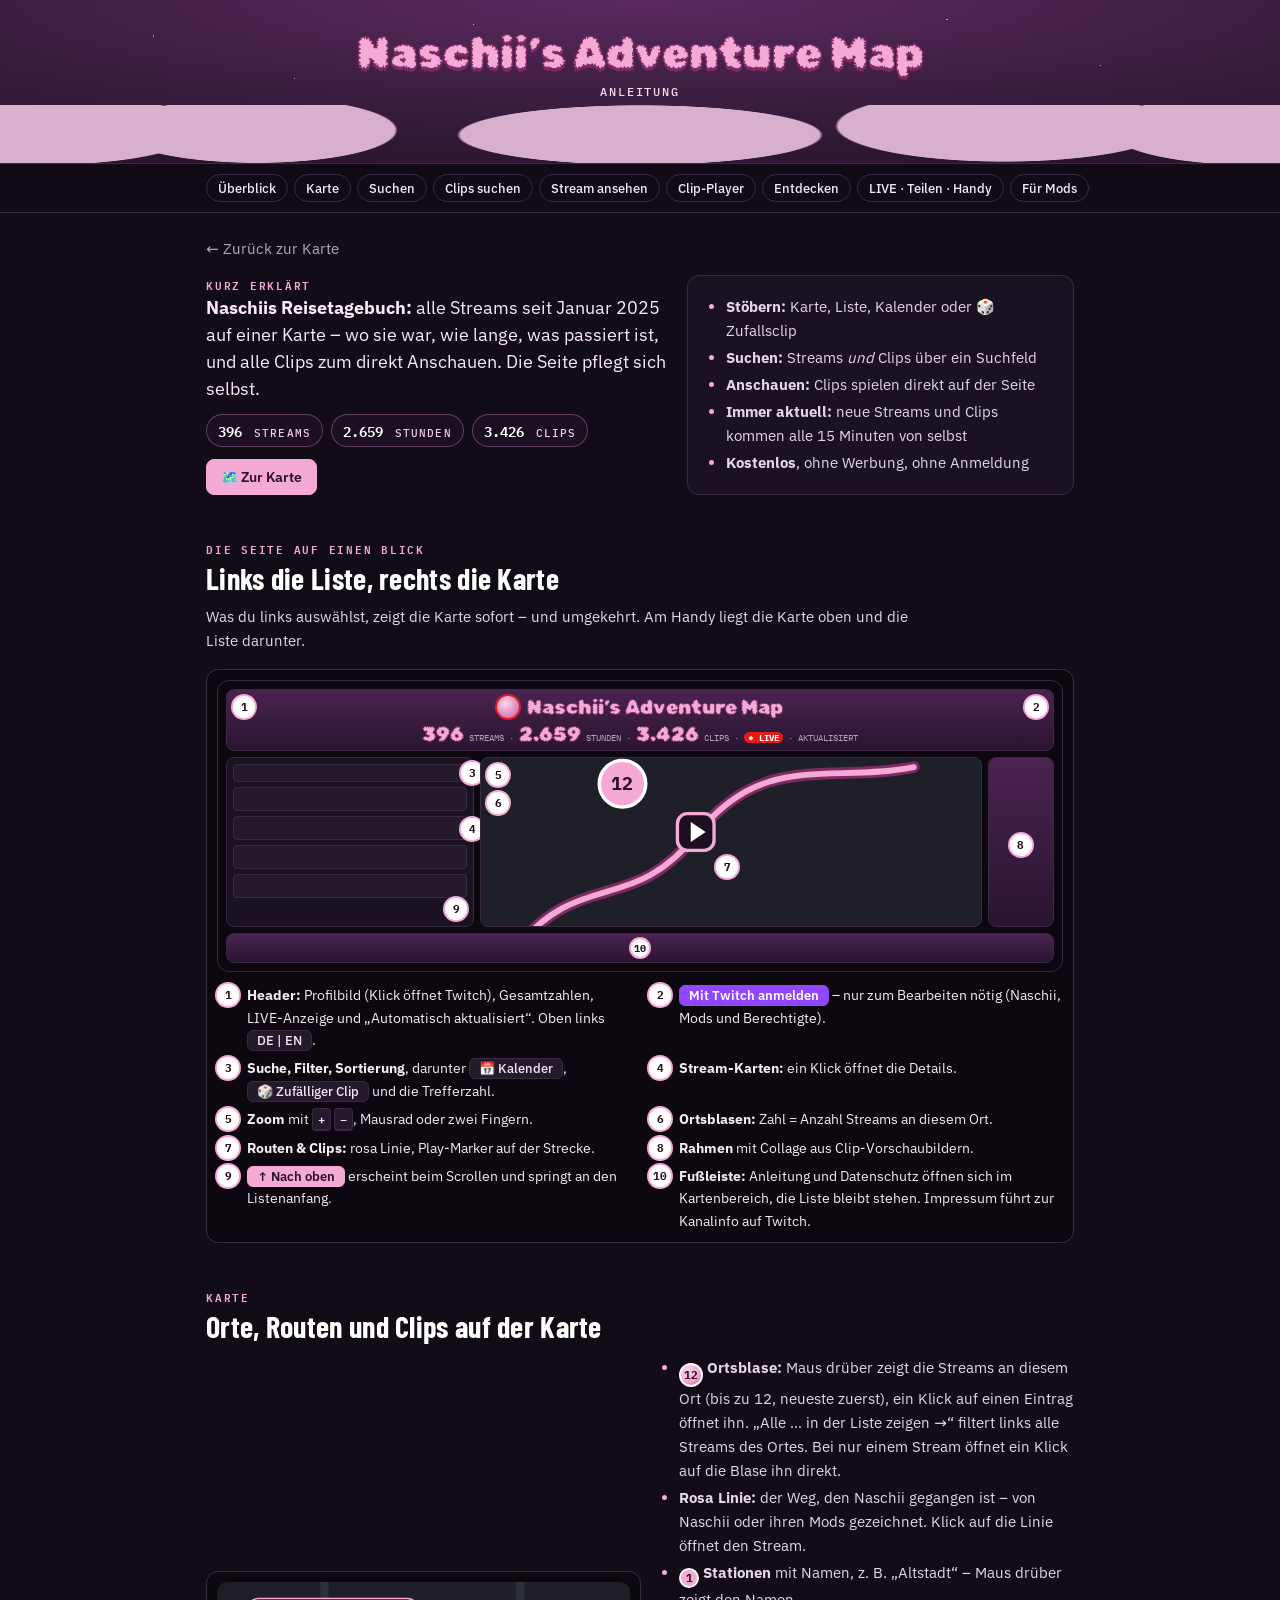
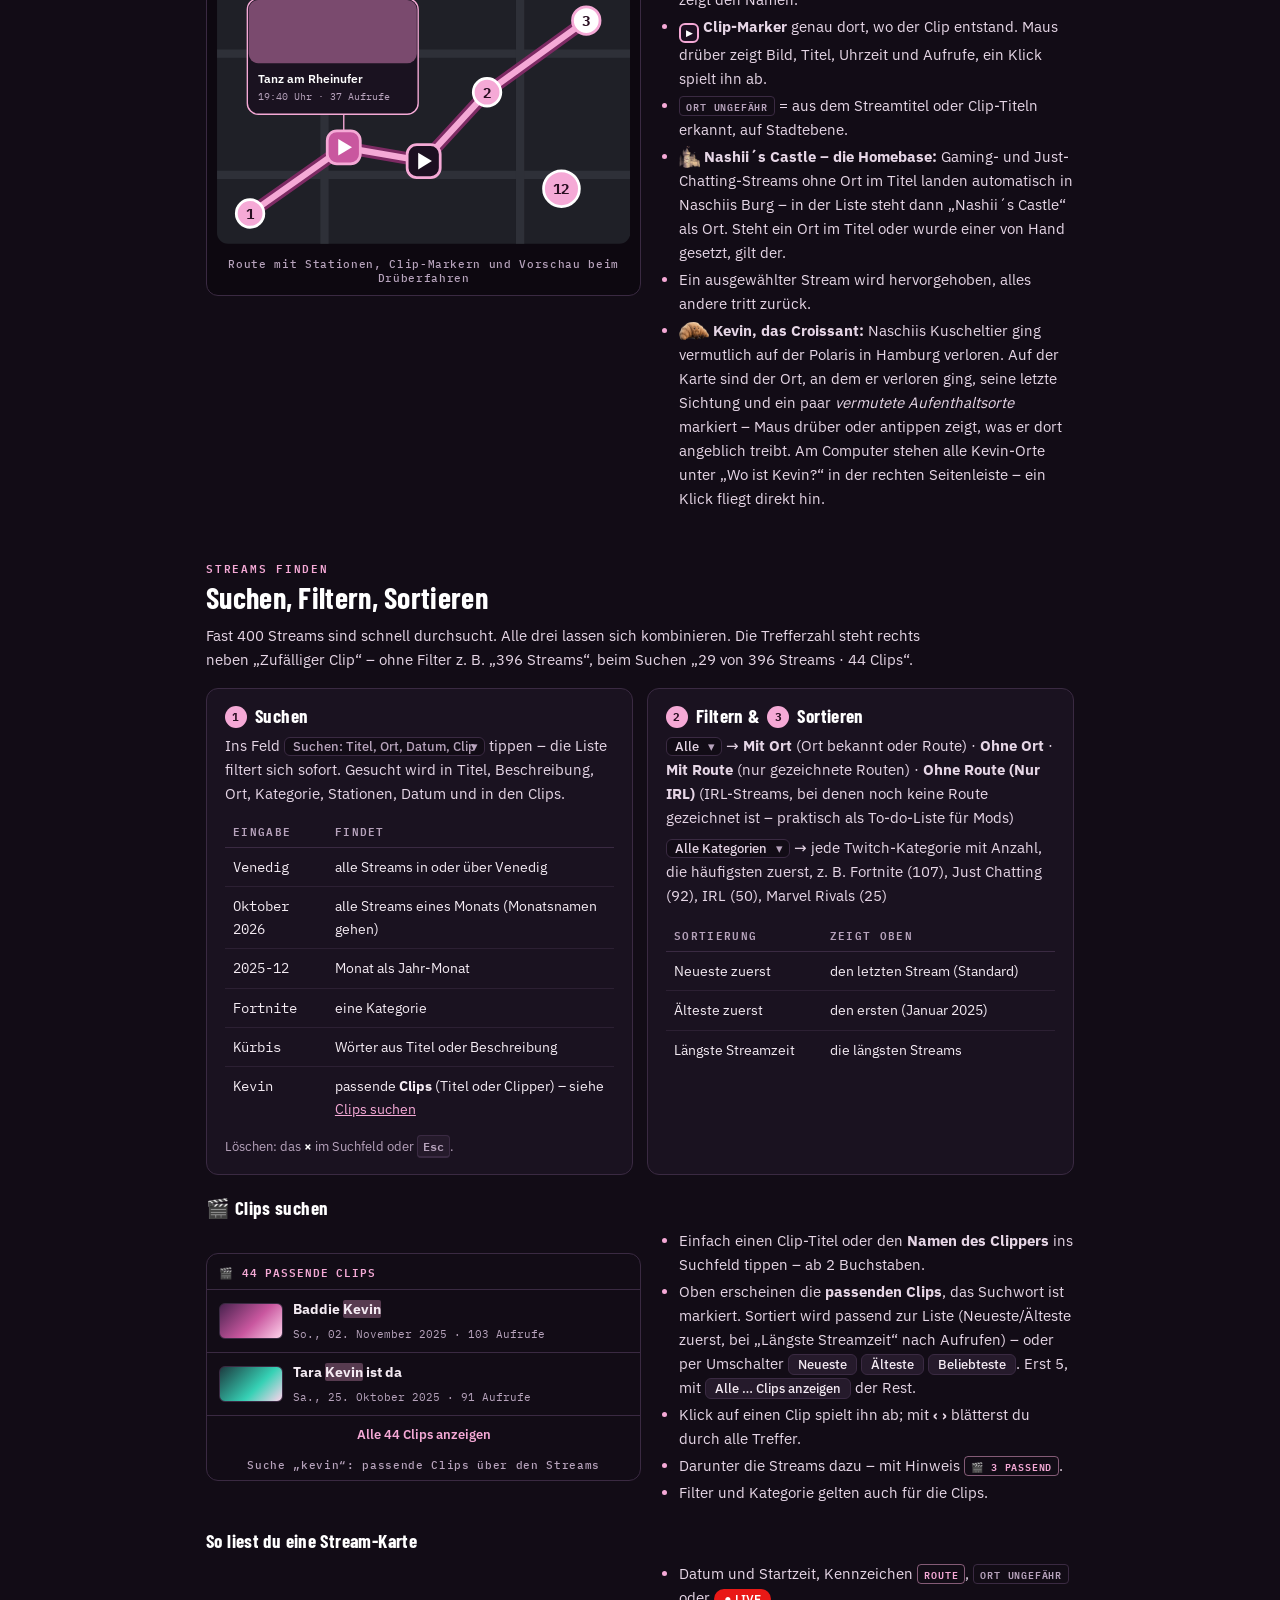
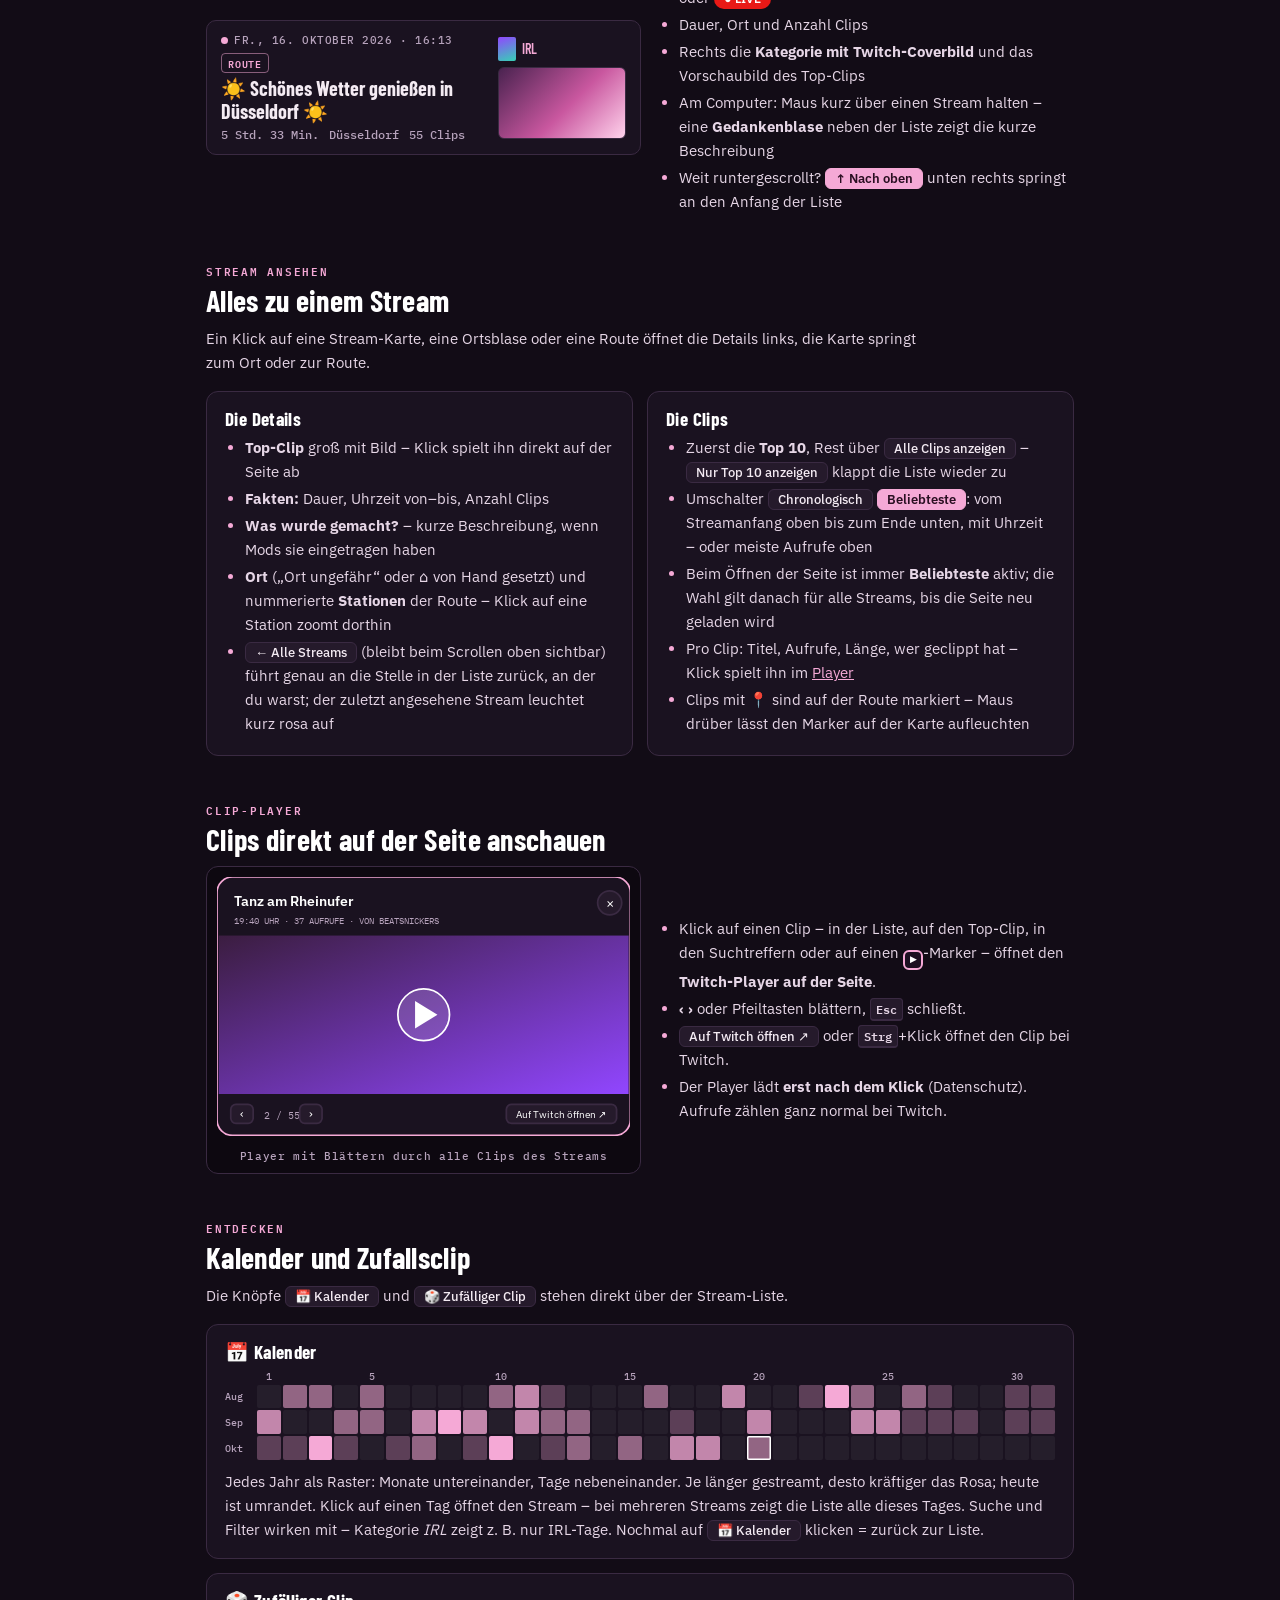
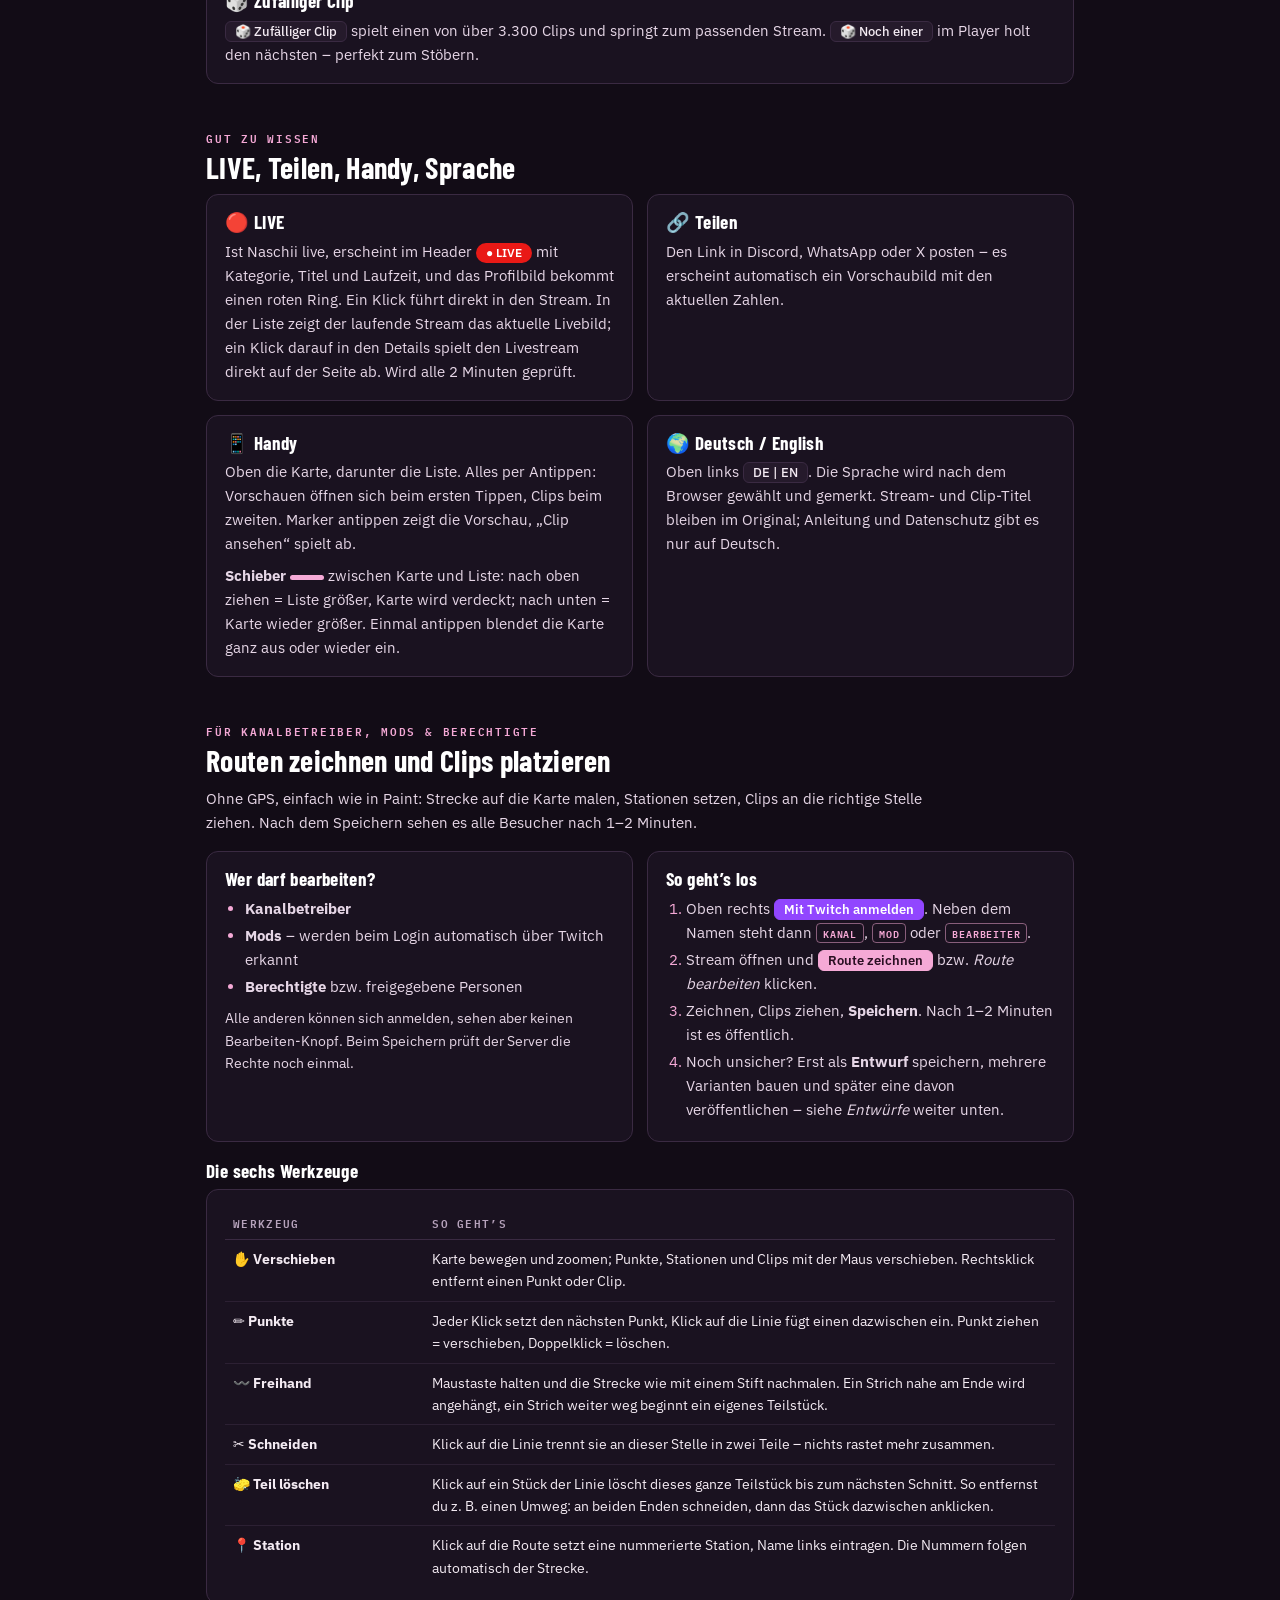
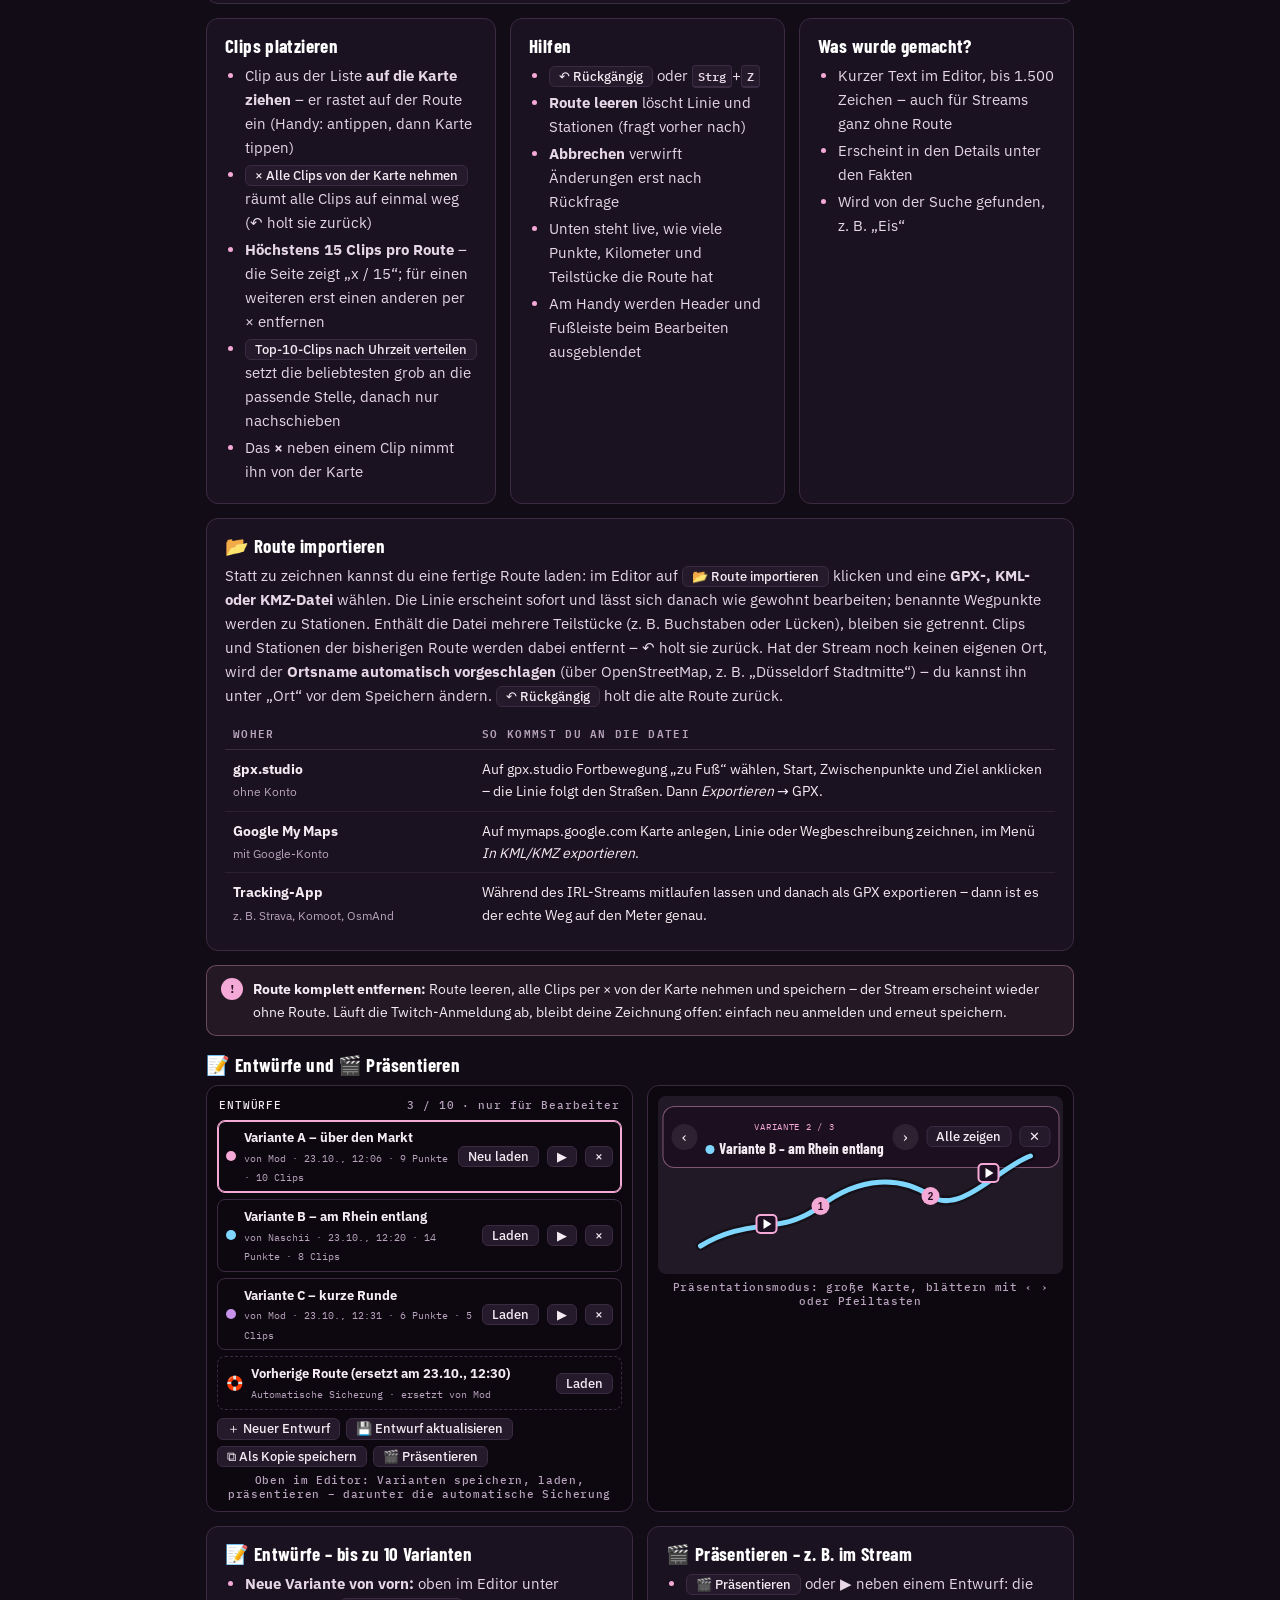
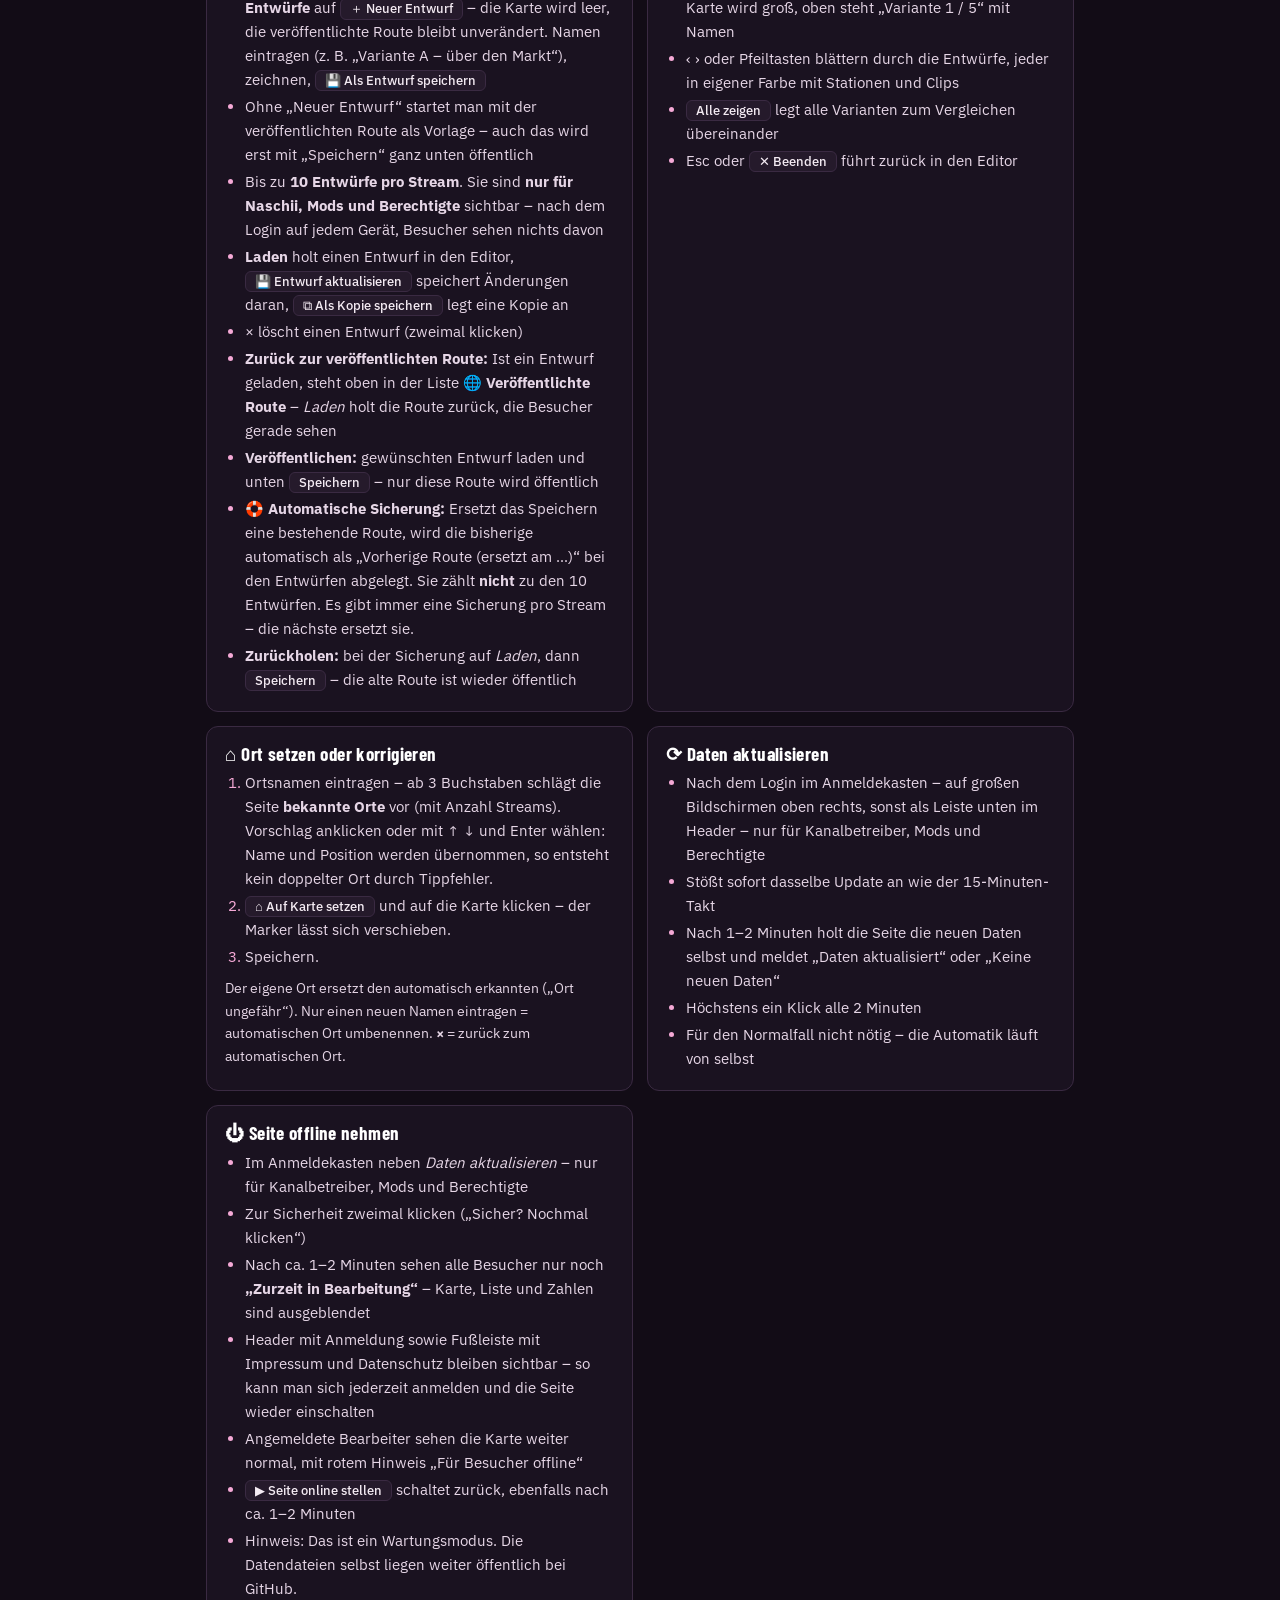
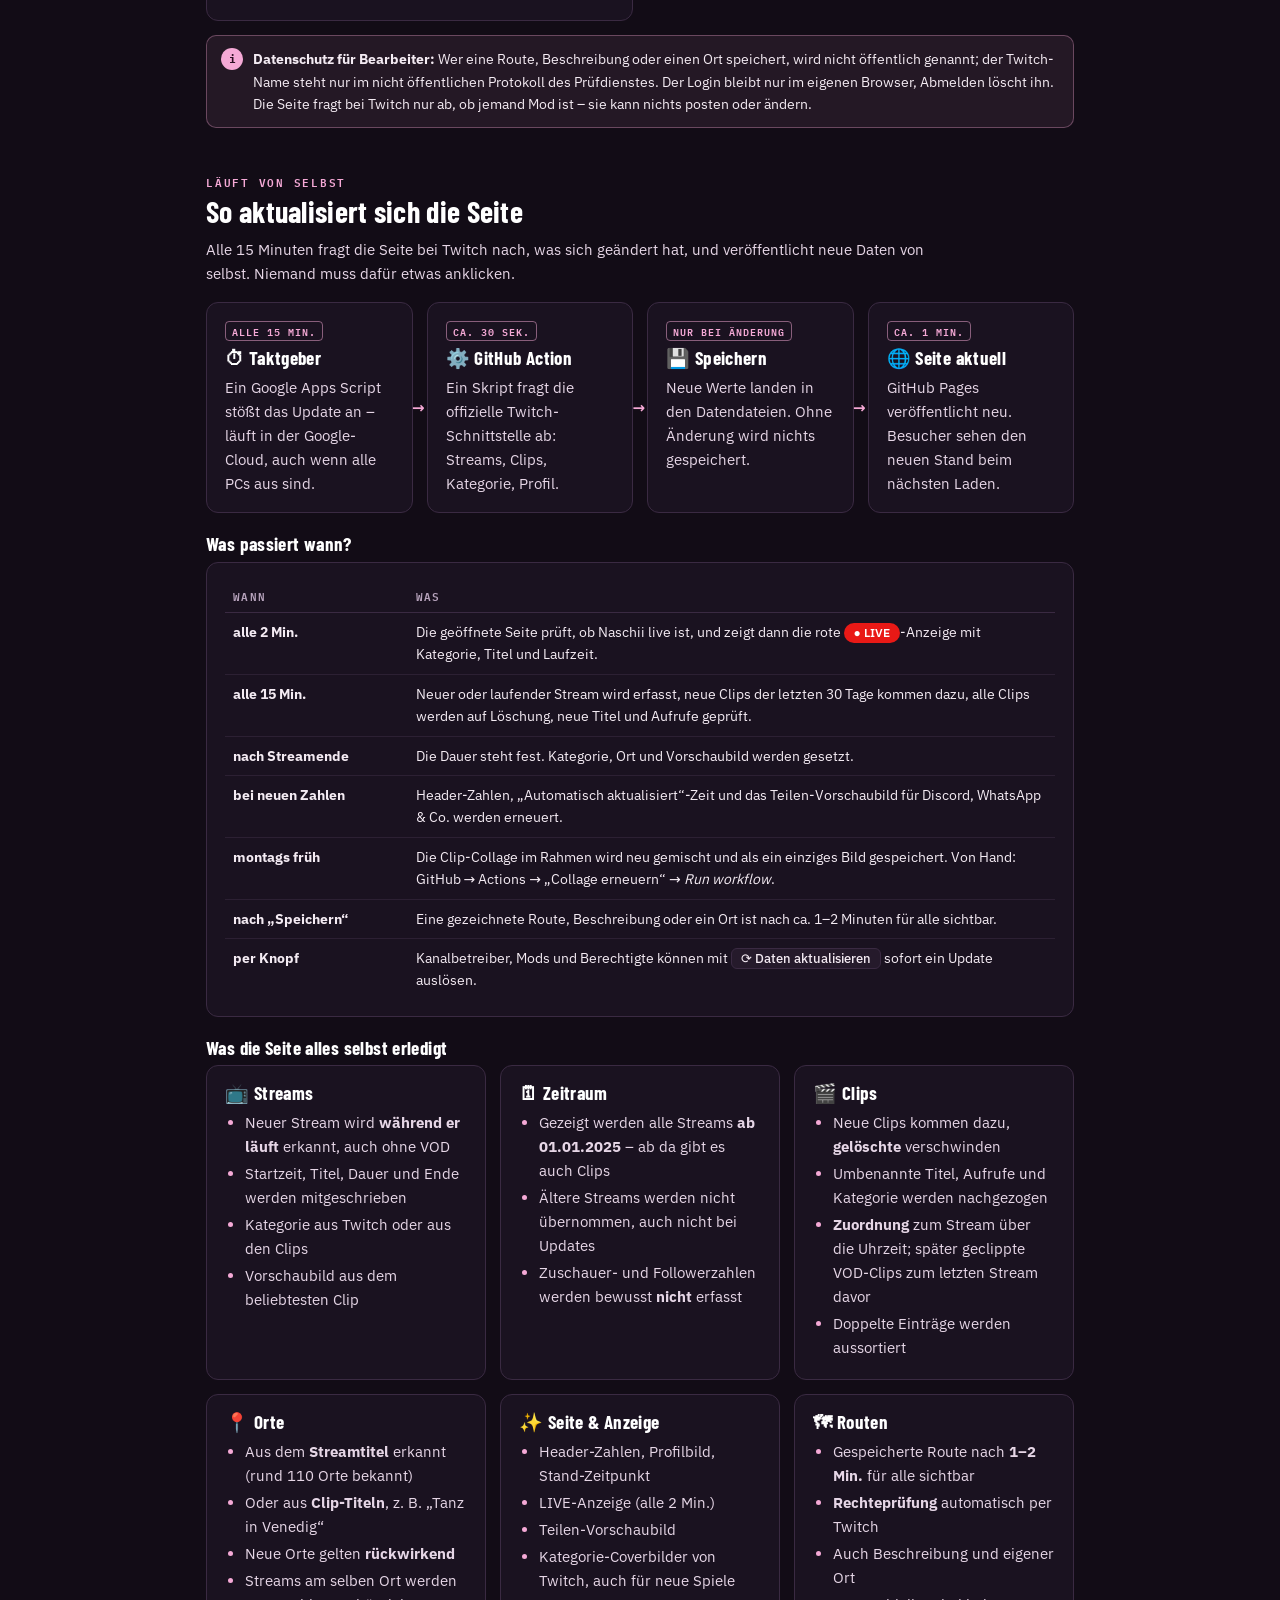
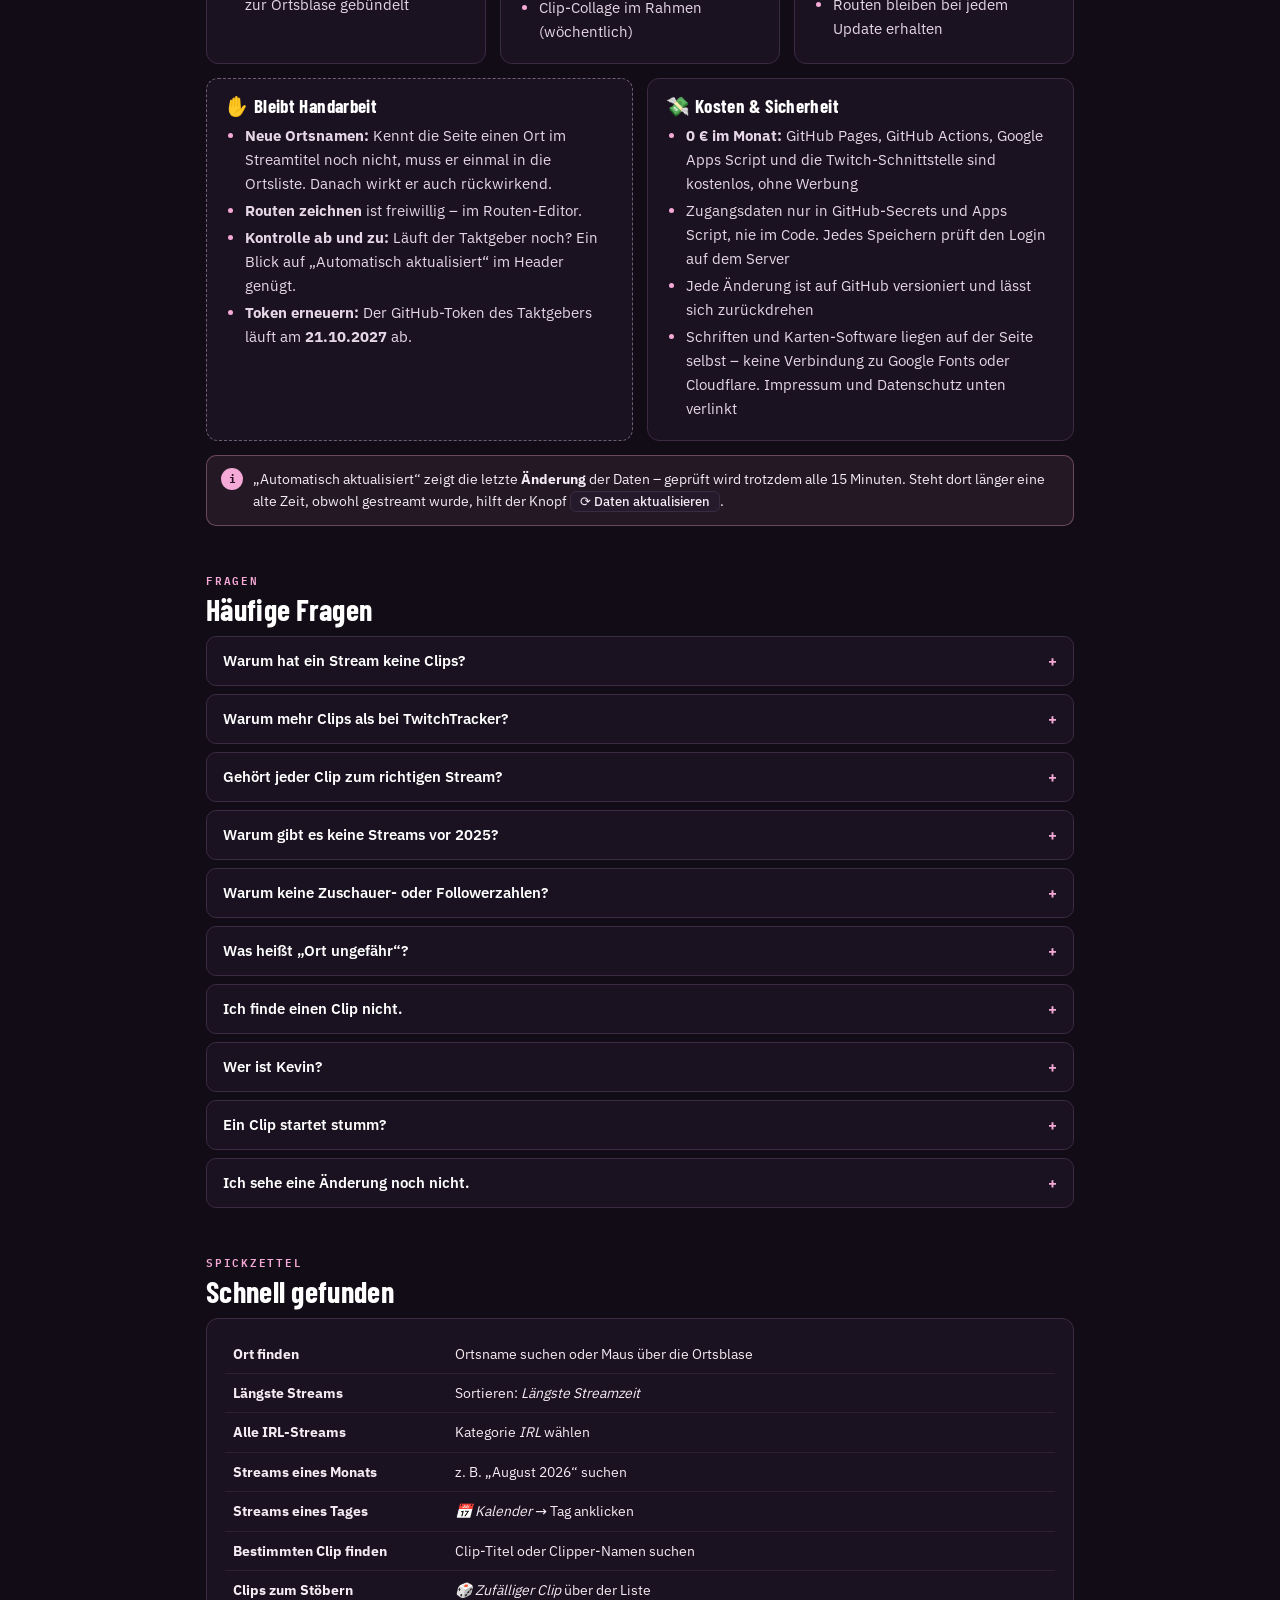
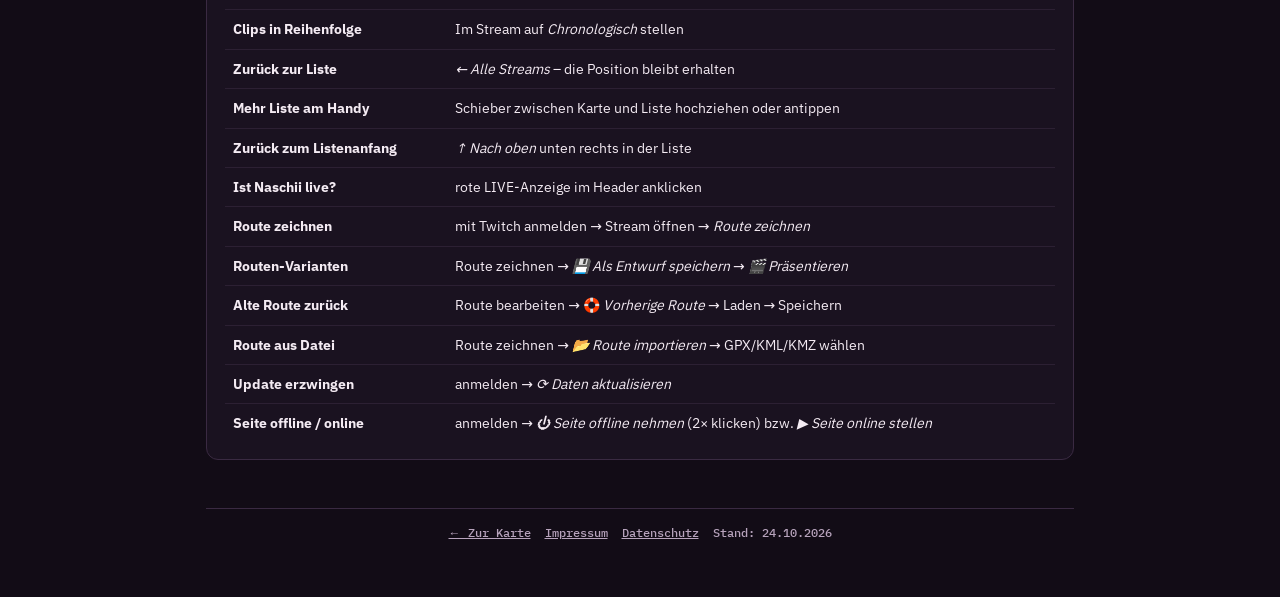
<file: anleitung.html>
<!doctype html>
<html lang="de">
<head>
<meta charset="utf-8">
<meta name="viewport" content="width=device-width,initial-scale=1">
<link rel="icon" type="image/png" href="favicon.png">
<link rel="apple-touch-icon" href="apple-touch-icon.png">
<title>Anleitung · Naschii’s Adventure Map</title>
<meta name="description" content="So funktioniert Naschii’s Adventure Map: Karte, Suche, Clip-Player, Kalender, Zufallsclip – und der Routen-Editor für Mods.">
<meta name="theme-color" content="#3b1d40">
<link rel="stylesheet" href="fonts/fonts.css">
<style>
:root{--bg:#120c16;--panel:#1a1220;--panel2:#251a2b;--line:#3a2a42;--fg:#f4ebf3;--muted:#b7a3bc;--accent:#f5a9d6;--deep:#c9579f;--plum:#3b1d40;--cloud:#e9c1de;--cloud2:#c98fbd;--ink:#2a0f22;--twitch:#9146ff;--live:#e91916}
*{box-sizing:border-box}
html{scroll-behavior:smooth;scroll-padding-top:64px}
html,body{margin:0;background:var(--bg);color:var(--fg);font:15px/1.6 'IBM Plex Sans',system-ui,sans-serif}
a{color:var(--accent)}
h1,h2,h3,h4,p{margin:0}
.mono{font-family:'IBM Plex Mono',monospace}

/* Kopf mit Wolken wie auf der Map */
header{position:relative;overflow:hidden;background:radial-gradient(120% 140% at 50% 0%,#5a2a5e 0%,var(--plum) 45%,#1c0f21 100%);border-bottom:1px solid var(--line);padding:30px 16px 64px;text-align:center}
header .sky{position:absolute;inset:0;pointer-events:none;background:
 radial-gradient(1.5px 1.5px at 12% 22%,#fff8 50%,transparent 51%),radial-gradient(1px 1px at 23% 48%,#fff9 50%,transparent 51%),
 radial-gradient(1.5px 1.5px at 37% 15%,#fffa 50%,transparent 51%),radial-gradient(1px 1px at 61% 30%,#fff8 50%,transparent 51%),
 radial-gradient(1.5px 1.5px at 74% 12%,#fff9 50%,transparent 51%),radial-gradient(1px 1px at 86% 40%,#fffa 50%,transparent 51%)}
header .sky::before{content:"";position:absolute;left:-5%;right:-5%;bottom:-2px;height:60px;background:
 radial-gradient(closest-side,var(--cloud) 98%,transparent) -4% 100%/22% 120% no-repeat,
 radial-gradient(closest-side,var(--cloud) 98%,transparent) 16% 130%/20% 110% no-repeat,
 radial-gradient(closest-side,var(--cloud) 98%,transparent) 50% 150%/26% 100% no-repeat,
 radial-gradient(closest-side,var(--cloud) 98%,transparent) 84% 125%/24% 120% no-repeat,
 radial-gradient(closest-side,var(--cloud) 98%,transparent) 104% 100%/20% 120% no-repeat;opacity:.9}
header h1{position:relative;font:400 clamp(28px,6vw,44px)/1.05 'Rubik Bubbles',sans-serif;color:var(--accent);-webkit-text-stroke:1.2px #7d2a63;text-shadow:0 3px 0 #7d2a63}
header p{position:relative;margin-top:8px;font:500 12px 'IBM Plex Mono',monospace;letter-spacing:.16em;text-transform:uppercase;color:#f6dcee}

/* Inhaltsverzeichnis als klebende Leiste */
nav.toc{position:sticky;top:0;z-index:10;background:#120c16f0;backdrop-filter:blur(6px);border-bottom:1px solid var(--line)}
nav.toc div{max-width:900px;margin:0 auto;padding:10px 16px;display:flex;gap:6px;overflow-x:auto;scrollbar-width:thin}
nav.toc a{flex:none;padding:5px 11px;border:1px solid var(--line);border-radius:999px;color:var(--fg);text-decoration:none;font:500 12.5px 'IBM Plex Sans';white-space:nowrap}
nav.toc a:hover{border-color:var(--accent);color:var(--accent)}
main{max-width:900px;margin:0 auto;padding:24px 16px 56px}
.back{display:inline-block;margin-bottom:14px;color:var(--muted);text-decoration:none}
.back:hover{color:var(--fg)}
.intro{display:grid;grid-template-columns:1.2fr 1fr;gap:16px;align-items:center;margin-bottom:8px}
.intro p.big{font-size:18px;line-height:1.5;color:#fbeaf5}
.intro .acts{display:flex;flex-wrap:wrap;gap:8px;margin-top:12px}
.btnl{display:inline-flex;align-items:center;gap:6px;padding:8px 14px;border-radius:8px;text-decoration:none;font:600 14px 'IBM Plex Sans';border:1px solid var(--line);color:var(--fg);background:var(--panel2)}
.btnl.p{background:var(--accent);border-color:var(--accent);color:var(--ink)}
section.s{margin-top:44px}
.kicker{font:600 11px 'IBM Plex Mono',monospace;letter-spacing:.16em;text-transform:uppercase;color:var(--accent)}
h2{font:700 30px/1.1 'Barlow Condensed',sans-serif;letter-spacing:.01em;margin:4px 0 10px;color:#fff}
h3{font:700 19px/1.2 'Barlow Condensed',sans-serif;letter-spacing:.02em;margin:0 0 6px;color:#fff;display:flex;align-items:center;gap:8px}
.lead{color:#e6d6e6;max-width:720px;margin-bottom:16px}
p,li{color:#e6d6e6}
ul,ol{margin:0;padding-left:20px}
li{margin:3px 0}
li::marker{color:var(--accent)}
.card{background:var(--panel);border:1px solid var(--line);border-radius:12px;padding:16px 18px}
.grid2{display:grid;grid-template-columns:1fr 1fr;gap:14px}
.grid3{display:grid;grid-template-columns:repeat(3,1fr);gap:14px}
.split{display:grid;grid-template-columns:minmax(0,1.05fr) minmax(0,1fr);gap:18px;align-items:center}
.figure{background:#0d0810;border:1px solid var(--line);border-radius:12px;padding:10px;overflow:hidden}
.figure figcaption{font:500 11px 'IBM Plex Mono';color:var(--muted);letter-spacing:.06em;margin-top:6px;text-align:center}
figure{margin:0}
table{width:100%;border-collapse:collapse;font-size:14px}
th{font:600 11px 'IBM Plex Mono';letter-spacing:.12em;text-transform:uppercase;color:var(--muted);text-align:left;padding:7px 8px;border-bottom:1px solid var(--line)}
td{padding:8px;border-bottom:1px solid #2c2033;vertical-align:top}
tr:last-child td{border-bottom:0}
.tip{display:flex;gap:10px;background:#f5a9d614;border:1px solid #f5a9d655;border-radius:10px;padding:12px 14px;margin-top:14px;font-size:14px}
.tip b.i{flex:none;display:grid;place-items:center;width:22px;height:22px;border-radius:50%;background:var(--accent);color:var(--ink);font:700 11px 'IBM Plex Mono'}
.n{display:inline-grid;place-items:center;width:22px;height:22px;border-radius:50%;background:var(--accent);color:var(--ink);font:700 11px 'IBM Plex Mono'}
details{background:var(--panel);border:1px solid var(--line);border-radius:10px;padding:0 16px;margin:8px 0}
details summary{cursor:pointer;padding:12px 0;font-weight:600;color:#fff;list-style:none;display:flex;justify-content:space-between;gap:10px}
details summary::after{content:"+";color:var(--accent);font-weight:700}
details[open] summary::after{content:"–"}
details p{padding:0 0 12px}
kbd{font:600 12px 'IBM Plex Mono';border:1px solid var(--line);border-bottom-width:2px;border-radius:4px;padding:0 5px;background:var(--panel2)}
/* UI-Nachbauten */
.ui-btn{display:inline-block;padding:1px 9px;border-radius:6px;border:1px solid var(--line);background:var(--panel2);font:500 13px 'IBM Plex Sans';white-space:nowrap;color:var(--fg)}
.ui-btn.p{background:var(--accent);border-color:var(--accent);color:var(--ink);font-weight:600}
.ui-btn.t{background:var(--twitch);border-color:var(--twitch);color:#fff;font-weight:600}
.ui-tag{display:inline-block;font:600 10px 'IBM Plex Mono';letter-spacing:.08em;border:1px solid var(--line);border-radius:4px;padding:0 6px;color:var(--muted);white-space:nowrap}
.ui-tag.r{color:var(--accent);border-color:#f5a9d680}
.ui-live{display:inline-flex;align-items:center;gap:6px;padding:2px 10px;border-radius:999px;background:var(--live);color:#fff;font:600 12px 'IBM Plex Sans'}
.ui-sel{display:inline-block;padding:0 22px 0 8px;border:1px solid var(--line);border-radius:6px;background:var(--bg);font:500 13px 'IBM Plex Sans';position:relative;white-space:nowrap}
.ui-sel::after{content:"▾";position:absolute;right:6px;color:var(--muted)}
.ui-num{display:inline-grid;place-items:center;width:20px;height:20px;border-radius:50%;background:var(--accent);color:var(--ink);font:700 11px 'IBM Plex Mono';border:2px solid #fff;vertical-align:-4px}
.ui-play{display:inline-grid;place-items:center;width:20px;height:20px;border-radius:6px;background:#1c0f21;border:2px solid var(--accent);color:#fff;font-size:9px;vertical-align:-4px}
.ui-grp{display:inline-grid;place-items:center;width:24px;height:24px;border-radius:50%;background:radial-gradient(circle at 35% 30%,#ffd3ec,var(--accent) 55%,var(--deep));color:var(--ink);font:700 11px 'IBM Plex Mono';border:2px solid #fff;vertical-align:-6px}
/* Stream-Karte */
.mcard{display:grid;grid-template-columns:minmax(0,1fr) 128px;gap:12px;align-items:center;background:var(--panel);border:1px solid var(--line);border-radius:10px;padding:12px 14px}
.mcard .d{font:500 11px 'IBM Plex Mono';color:var(--muted);letter-spacing:.05em;text-transform:uppercase;display:flex;gap:6px;align-items:center;flex-wrap:wrap}
.mcard .d i{width:7px;height:7px;border-radius:50%;background:var(--accent)}
.mcard h4{font:700 20px/1.15 'Barlow Condensed';margin:4px 0}
.mcard .m{font:500 11.5px 'IBM Plex Mono';color:var(--muted);display:flex;gap:10px;flex-wrap:wrap}
.mcard .side{display:flex;flex-direction:column;gap:6px}
.mcard .cb{display:flex;align-items:center;gap:6px;font:600 14px 'Barlow Condensed';color:var(--accent)}
.mcard .cb b{width:18px;height:24px;border-radius:2px;background:linear-gradient(160deg,#9146ff,#36d1b5)}
.thumbm{aspect-ratio:16/9;border-radius:6px;border:1px solid var(--line);background:linear-gradient(135deg,#4a2350,#c9579f 55%,#ffd3ec)}
/* Kalender-Nachbau */
.calm{display:grid;grid-template-columns:30px repeat(31,minmax(0,1fr));gap:2px;font:500 9.5px 'IBM Plex Mono';color:var(--muted);align-items:center}
.calm i{display:block;aspect-ratio:1;border-radius:2px;background:#ffffff0d}
.calm i.l1{background:#f5a9d64d}.calm i.l2{background:#f5a9d68c}.calm i.l3{background:#f5a9d6c4}.calm i.l4{background:var(--accent)}
.calm i.t{box-shadow:inset 0 0 0 1.5px #fff}
.schema{display:grid;grid-template-columns:30% 1fr 8%;grid-template-rows:62px 170px 30px;gap:6px;padding:8px;background:#0d0810;border:1px solid var(--line);border-radius:12px;font-size:12px}
.schema>div{position:relative;border-radius:8px;border:1px solid var(--line);padding:6px;background:var(--panel)}
.schema .s-h{grid-column:1/4;background:linear-gradient(#4a2350,#2a1430);display:flex;flex-direction:column;align-items:center;justify-content:center}
.schema .s-h span{font:400 clamp(13px,2.6vw,20px) 'Rubik Bubbles';color:var(--accent);-webkit-text-stroke:.6px #7d2a63}
.schema .s-l{display:flex;flex-direction:column;gap:5px}
.schema .s-l i{display:block;height:24px;border-radius:4px;background:var(--panel2);border:1px solid var(--line)}
.schema .s-m{background:#1f2027;overflow:hidden;padding:0}
.schema .s-r,.schema .s-f{background:linear-gradient(#4a2350,#2a1430)}
.schema .s-f{grid-column:1/4}
.co{position:absolute;display:grid;place-items:center;width:22px;height:22px;border-radius:50%;background:#fff;color:var(--ink);font:700 11px 'IBM Plex Mono';box-shadow:0 0 0 2px var(--accent)}
.legend{display:grid;grid-template-columns:1fr 1fr;gap:6px 18px;margin-top:12px;font-size:14px}
.legend div{display:flex;gap:8px;align-items:flex-start}
.legend .co{position:static;flex:none}
.foot{margin-top:48px;padding-top:16px;border-top:1px solid var(--line);font:500 12px 'IBM Plex Mono';color:var(--muted);display:flex;gap:14px;flex-wrap:wrap;justify-content:center}
.foot a{color:var(--muted)}
.nums{display:flex;flex-wrap:wrap;gap:8px;margin-top:12px;font:500 11px 'IBM Plex Mono',monospace;letter-spacing:.1em;text-transform:uppercase;color:#f1cfe6}
.nums span{padding:4px 11px;border-radius:999px;background:#1c0f21;border:1px solid #f5a9d655}
.nums b{font:600 14px 'IBM Plex Mono',monospace;color:#fff;letter-spacing:0;margin-right:4px}
.flow{display:grid;grid-template-columns:repeat(4,1fr);gap:14px;position:relative}
.flow .card{position:relative}
.flow .card:not(:last-child)::after{content:"→";position:absolute;right:-13px;top:50%;transform:translateY(-50%);color:var(--accent);font-weight:700;z-index:1}
.fl-t{display:inline-block;margin-bottom:6px;font:600 10px 'IBM Plex Mono',monospace;letter-spacing:.1em;text-transform:uppercase;color:var(--accent);border:1px solid #f5a9d680;border-radius:4px;padding:0 6px}
.card.manual{border-style:dashed;border-color:#b7a3bc88}
.card ol{padding-left:20px}
.schema .s-ht{display:flex;align-items:center;gap:8px}
.schema .s-av{display:block;width:22px;height:22px;border-radius:50%;background:radial-gradient(circle at 40% 35%,#ffd3ec,#c9579f);box-shadow:0 0 0 2px #e91916}
@media (max-width:720px){.flow{grid-template-columns:1fr 1fr}.flow .card::after{display:none}}
@media (max-width:720px){
  .intro,.split,.grid2,.grid3,.legend{grid-template-columns:1fr}
  h2{font-size:26px}
  .schema{grid-template-rows:54px 130px 24px}
}
</style>
<script>
// Eingebettet in der Karte: eigenen Kopf ausblenden, Links an die Karte weitergeben
(function(){var emb=false;try{emb=window.parent!==window&&!!window.parent.closeDoc}catch(e){}
if(!emb)return;document.documentElement.classList.add('embed');document.documentElement.dataset.title='Anleitung';
document.addEventListener('DOMContentLoaded',function(){
  var en=false;try{en=window.parent.LANG==='en'}catch(e){}
  var back='<a href="./" class="eb-back">← '+(en?'Back to map':'Zur Karte')+'</a><b class="eb-title">'+document.documentElement.dataset.title+'</b>';
  var toc=document.querySelector('nav.toc div');
  if(toc){var ch=document.createElement('span');ch.className='eb-chips';while(toc.firstChild)ch.appendChild(toc.firstChild);toc.innerHTML='<span class="eb-left">'+back+'<span class="eb-sep"></span></span>';toc.appendChild(ch);toc.insertAdjacentHTML('beforeend','<span class="eb-right"></span>')}
  else{document.body.insertAdjacentHTML('afterbegin','<nav class="ebar"><div>'+back+'</div></nav>')}
});
document.addEventListener('click',function(e){var a=e.target.closest&&e.target.closest('a[href]');if(!a||e.ctrlKey||e.metaKey||e.shiftKey)return;
var h=a.getAttribute('href');
if(h==='./'||h==='index.html'){e.preventDefault();window.parent.closeDoc()}
else if(h==='anleitung.html'||h==='datenschutz.html'){e.preventDefault();window.parent.openDoc(h.replace('.html',''))}});})();
</script>
<style>.embed body>header,.embed .back,.embed .foot a[href="./"]{display:none!important}.embed main{padding-top:16px}
.embed nav.toc div{max-width:none;align-items:center;padding:0 12px;height:52px}
.eb-left,.eb-right{flex:1 1 0;display:flex;align-items:center;gap:6px}.eb-chips{flex:none;display:flex;gap:6px}
.ebar{position:sticky;top:0;z-index:10;background:#120c16f0;border-bottom:1px solid #3a2a42}
.ebar div{display:flex;align-items:center;gap:6px;padding:0 12px;height:52px}
.eb-back{flex:none;padding:5px 12px!important;border:1px solid #3a2a42!important;border-radius:6px!important;background:#251a2b;color:#f4ebf3!important;text-decoration:none;font:500 13px 'IBM Plex Sans',sans-serif!important;white-space:nowrap}
.eb-back:hover{border-color:#f5a9d6!important}
.eb-title{flex:none;margin-left:4px;font:700 17px 'Barlow Condensed',sans-serif;letter-spacing:.02em;color:#fff;white-space:nowrap;margin-right:4px}
.eb-sep{flex:none;width:1px;height:22px;background:#3a2a42;margin:0 2px}
/* Gut greifbarer Schieberegler (Chrome, Edge, Safari) */
::-webkit-scrollbar{width:14px;height:12px}
::-webkit-scrollbar-track{background:transparent}
::-webkit-scrollbar-thumb{min-height:90px;border-radius:999px;background:#f5a9d688;border:3px solid transparent;background-clip:padding-box}
::-webkit-scrollbar-thumb:hover{background:#f5a9d6cc;background-clip:padding-box}
::-webkit-scrollbar-thumb:active{background:#f5a9d6;background-clip:padding-box}
::-webkit-scrollbar-corner{background:transparent}
@supports not selector(::-webkit-scrollbar){*{scrollbar-color:#f5a9d688 transparent}}
</style>
</head>
<body>
<header><div class="sky"></div><h1>Naschii’s Adventure Map</h1><p>Anleitung</p></header>
<nav class="toc" aria-label="Inhalt"><div>
  <a href="#ueberblick">Überblick</a><a href="#karte">Karte</a><a href="#finden">Suchen</a><a href="#clipsuche">Clips suchen</a><a href="#stream">Stream ansehen</a><a href="#player">Clip-Player</a><a href="#entdecken">Entdecken</a><a href="#mehr">LIVE · Teilen · Handy</a><a href="#mods">Für Mods</a><a href="#automatik">Automatik</a><a href="#faq">Fragen</a><a href="#spick">Spickzettel</a>
</div></nav>
<main>
<a class="back" href="./">← Zurück zur Karte</a>

<div class="intro">
  <div>
    <p class="kicker">Kurz erklärt</p>
    <p class="big"><b>Naschiis Reisetagebuch:</b> alle Streams seit Januar 2025 auf einer Karte – wo sie war, wie lange, was passiert ist, und alle Clips zum direkt Anschauen. Die Seite pflegt sich selbst.</p>
    <div class="nums"><span><b id="n-streams">394</b> Streams</span><span><b id="n-hours">2.650</b> Stunden</span><span><b id="n-clips">3.362</b> Clips</span></div>
    <div class="acts"><a class="btnl p" href="./">🗺️ Zur Karte</a></div>
  </div>
  <div class="card">
    <ul>
      <li><b>Stöbern:</b> Karte, Liste, Kalender oder 🎲 Zufallsclip</li>
      <li><b>Suchen:</b> Streams <i>und</i> Clips über ein Suchfeld</li>
      <li><b>Anschauen:</b> Clips spielen direkt auf der Seite</li>
      <li><b>Immer aktuell:</b> neue Streams und Clips kommen alle 15 Minuten von selbst</li>
      <li><b>Kostenlos</b>, ohne Werbung, ohne Anmeldung</li>
    </ul>
  </div>
</div>

<!-- Überblick -->
<section class="s" id="ueberblick">
  <p class="kicker">Die Seite auf einen Blick</p>
  <h2>Links die Liste, rechts die Karte</h2>
  <p class="lead">Was du links auswählst, zeigt die Karte sofort – und umgekehrt. Am Handy liegt die Karte oben und die Liste darunter.</p>
  <figure class="figure">
    <div class="schema">
      <div class="s-h"><div class="s-ht"><i class="s-av"></i><span>Naschii’s Adventure Map</span></div><small class="mono" style="color:var(--muted);font-size:9px;margin-top:3px"><span data-n="streams">394</span> STREAMS · <span data-n="hours">2.650</span> STUNDEN · <span data-n="clips">3.362</span> CLIPS · <b style="color:#fff;background:#e91916;border-radius:6px;padding:0 4px">● LIVE</b> · AKTUALISIERT</small><b class="co" style="left:6px;top:6px">1</b><b class="co" style="right:6px;top:6px">2</b></div>
      <div class="s-l"><i style="height:18px"></i><i></i><i></i><i></i><i></i><b class="co" style="right:-10px;top:4px">3</b><b class="co" style="right:-10px;top:60px">4</b><b class="co" style="right:6px;bottom:6px">9</b></div>
      <div class="s-m"><svg viewBox="0 0 300 170" width="100%" height="100%" preserveAspectRatio="xMidYMid slice"><path d="M20 150 C60 100 90 130 130 80 S210 50 260 40" fill="none" stroke="#7d2a63" stroke-width="7" stroke-linecap="round"/><path d="M20 150 C60 100 90 130 130 80 S210 50 260 40" fill="none" stroke="#f5a9d6" stroke-width="3.5" stroke-linecap="round"/><circle cx="85" cy="50" r="14" fill="#f5a9d6" stroke="#fff" stroke-width="2"/><text x="85" y="54" text-anchor="middle" font-size="11" font-weight="700" fill="#2a0f22" font-family="IBM Plex Mono">12</text><rect x="118" y="68" width="22" height="22" rx="6" fill="#1c0f21" stroke="#f5a9d6" stroke-width="2"/><path d="M126 73 l9 6 l-9 6z" fill="#fff"/></svg><b class="co" style="left:6px;top:6px">5</b><b class="co" style="left:6px;top:34px">6</b><b class="co" style="left:47%;top:58%">7</b></div>
      <div class="s-r"><b class="co" style="left:50%;top:45%;transform:translateX(-50%)">8</b></div>
      <div class="s-f"><b class="co" style="left:50%;top:50%;transform:translate(-50%,-50%);width:18px;height:18px;font-size:10px">10</b></div>
    </div>
    <div class="legend">
      <div><b class="co">1</b><span><b>Header:</b> Profilbild (Klick öffnet Twitch), Gesamtzahlen, LIVE-Anzeige und „Automatisch aktualisiert“. Oben links <span class="ui-btn">DE | EN</span>.</span></div>
      <div><b class="co">2</b><span><span class="ui-btn t">Mit Twitch anmelden</span> – nur zum Bearbeiten nötig (Naschii, Mods und Berechtigte).</span></div>
      <div><b class="co">3</b><span><b>Suche, Filter, Sortierung</b>, darunter <span class="ui-btn">📅 Kalender</span>, <span class="ui-btn">🎲 Zufälliger Clip</span> und die Trefferzahl.</span></div>
      <div><b class="co">4</b><span><b>Stream-Karten:</b> ein Klick öffnet die Details.</span></div>
      <div><b class="co">5</b><span><b>Zoom</b> mit <kbd>+</kbd> <kbd>−</kbd>, Mausrad oder zwei Fingern.</span></div>
      <div><b class="co">6</b><span><b>Ortsblasen:</b> Zahl = Anzahl Streams an diesem Ort.</span></div>
      <div><b class="co">7</b><span><b>Routen &amp; Clips:</b> rosa Linie, Play-Marker auf der Strecke.</span></div>
      <div><b class="co">8</b><span><b>Rahmen</b> mit Collage aus Clip-Vorschaubildern.</span></div>
      <div><b class="co">9</b><span><span class="ui-btn p">↑ Nach oben</span> erscheint beim Scrollen und springt an den Listenanfang.</span></div>
      <div><b class="co">10</b><span><b>Fußleiste:</b> Anleitung und Datenschutz öffnen sich im Kartenbereich, die Liste bleibt stehen. Impressum führt zur Kanalinfo auf Twitch.</span></div>
    </div>
  </figure>
</section>

<!-- Karte -->
<section class="s" id="karte">
  <p class="kicker">Karte</p>
  <h2>Orte, Routen und Clips auf der Karte</h2>
  <div class="split">
    <figure class="figure">
      <svg viewBox="0 0 300 190" width="100%"><rect width="300" height="190" rx="8" fill="#1f2027"/><g stroke="#2e3038" stroke-width="6" fill="none"><path d="M0 52 H300"/><path d="M0 140 H300"/><path d="M78 0 V190"/><path d="M220 0 V190"/></g><path d="M24 168 L92 120 L150 130 L196 80 L268 28" fill="none" stroke="#7d2a63" stroke-width="9" stroke-linecap="round" stroke-linejoin="round"/><path d="M24 168 L92 120 L150 130 L196 80 L268 28" fill="none" stroke="#f5a9d6" stroke-width="4.5" stroke-linecap="round" stroke-linejoin="round"/><circle cx="24" cy="168" r="10" fill="#f5a9d6" stroke="#fff" stroke-width="2"/><text x="24" y="172" text-anchor="middle" font-size="10" font-weight="700" fill="#2a0f22" font-family="IBM Plex Mono">1</text><circle cx="196" cy="80" r="10" fill="#f5a9d6" stroke="#fff" stroke-width="2"/><text x="196" y="84" text-anchor="middle" font-size="10" font-weight="700" fill="#2a0f22" font-family="IBM Plex Mono">2</text><circle cx="268" cy="28" r="10" fill="#fff" stroke="#f5a9d6" stroke-width="2"/><text x="268" y="32" text-anchor="middle" font-size="10" font-weight="700" fill="#2a0f22" font-family="IBM Plex Mono">3</text><rect x="80" y="108" width="24" height="24" rx="7" fill="#c9579f" stroke="#f5a9d6" stroke-width="2"/><path d="M88 114 l10 6 l-10 6z" fill="#fff"/><rect x="138" y="118" width="24" height="24" rx="7" fill="#1c0f21" stroke="#f5a9d6" stroke-width="2"/><path d="M146 124 l10 6 l-10 6z" fill="#fff"/><g><rect x="22" y="12" width="124" height="84" rx="8" fill="#1a1220" stroke="#f5a9d6"/><rect x="23" y="13" width="122" height="46" rx="7" fill="#7a4a6e"/><text x="30" y="73" font-size="9" font-weight="600" fill="#fff" font-family="IBM Plex Sans">Tanz am Rheinufer</text><text x="30" y="86" font-size="7" fill="#b7a3bc" font-family="IBM Plex Mono">19:40 Uhr · 37 Aufrufe</text></g><path d="M92 96 L92 108" stroke="#f5a9d6"/><circle cx="250" cy="150" r="13" fill="#f5a9d6" stroke="#fff" stroke-width="2"/><text x="250" y="154" text-anchor="middle" font-size="10" font-weight="700" fill="#2a0f22" font-family="IBM Plex Mono">12</text></svg>
      <figcaption>Route mit Stationen, Clip-Markern und Vorschau beim Drüberfahren</figcaption>
    </figure>
    <ul>
      <li><span class="ui-grp">12</span> <b>Ortsblase:</b> Maus drüber zeigt die Streams an diesem Ort (bis zu 12, neueste zuerst), ein Klick auf einen Eintrag öffnet ihn. „Alle … in der Liste zeigen →“ filtert links alle Streams des Ortes. Bei nur einem Stream öffnet ein Klick auf die Blase ihn direkt.</li>
      <li><b>Rosa Linie:</b> der Weg, den Naschii gegangen ist – von Naschii oder ihren Mods gezeichnet. Klick auf die Linie öffnet den Stream.</li>
      <li><span class="ui-num">1</span> <b>Stationen</b> mit Namen, z. B. „Altstadt“ – Maus drüber zeigt den Namen.</li>
      <li><span class="ui-play">▶</span> <b>Clip-Marker</b> genau dort, wo der Clip entstand. Maus drüber zeigt Bild, Titel, Uhrzeit und Aufrufe, ein Klick spielt ihn ab.</li>
      <li><span class="ui-tag">ORT UNGEFÄHR</span> = aus dem Streamtitel oder Clip-Titeln erkannt, auf Stadtebene.</li>
      <li><img src="castle.png" alt="" style="height:22px;vertical-align:-6px"> <b>Nashii´s Castle – die Homebase:</b> Gaming- und Just-Chatting-Streams ohne Ort im Titel landen automatisch in Naschiis Burg – in der Liste steht dann „Nashii´s Castle“ als Ort. Steht ein Ort im Titel oder wurde einer von Hand gesetzt, gilt der.</li>
      <li>Ein ausgewählter Stream wird hervorgehoben, alles andere tritt zurück.</li>
      <li><img src="kevin.png" alt="" style="height:18px;vertical-align:-4px"> <b>Kevin, das Croissant:</b> Naschiis Kuscheltier ging vermutlich auf der Polaris in Hamburg verloren. Auf der Karte sind der Ort, an dem er verloren ging, seine letzte Sichtung und ein paar <i>vermutete Aufenthaltsorte</i> markiert – Maus drüber oder antippen zeigt, was er dort angeblich treibt. Am Computer stehen alle Kevin-Orte unter „Wo ist Kevin?“ in der rechten Seitenleiste – ein Klick fliegt direkt hin.</li>
    </ul>
  </div>
</section>

<!-- Finden -->
<section class="s" id="finden">
  <p class="kicker">Streams finden</p>
  <h2>Suchen, Filtern, Sortieren</h2>
  <p class="lead">Fast 400 Streams sind schnell durchsucht. Alle drei lassen sich kombinieren. Die Trefferzahl steht rechts neben „Zufälliger Clip“ – ohne Filter z. B. „<span data-n="streams">394</span> Streams“, beim Suchen „29 von <span data-n="streams">394</span> Streams · 44 Clips“.</p>
  <div class="grid2">
    <div class="card"><h3><span class="n">1</span>Suchen</h3>
      <p style="margin-bottom:8px">Ins Feld <span class="ui-sel" style="padding-right:8px;color:var(--muted)">Suchen: Titel, Ort, Datum, Clip</span> tippen – die Liste filtert sich sofort. Gesucht wird in Titel, Beschreibung, Ort, Kategorie, Stationen, Datum und in den Clips.</p>
      <table><tr><th>Eingabe</th><th>findet</th></tr>
        <tr><td class="mono">Venedig</td><td>alle Streams in oder über Venedig</td></tr>
        <tr><td class="mono">Oktober 2026</td><td>alle Streams eines Monats (Monatsnamen gehen)</td></tr>
        <tr><td class="mono">2025-12</td><td>Monat als Jahr-Monat</td></tr>
        <tr><td class="mono">Fortnite</td><td>eine Kategorie</td></tr>
        <tr><td class="mono">Kürbis</td><td>Wörter aus Titel oder Beschreibung</td></tr>
        <tr><td class="mono">Kevin</td><td>passende <b>Clips</b> (Titel oder Clipper) – siehe <a href="#clipsuche">Clips suchen</a></td></tr>
      </table>
      <p style="margin-top:8px;font-size:13px;color:var(--muted)">Löschen: das <b style="color:#fff">×</b> im Suchfeld oder <kbd>Esc</kbd>.</p></div>
    <div class="card"><h3><span class="n">2</span>Filtern &amp; <span class="n">3</span>Sortieren</h3>
      <p><span class="ui-sel">Alle</span> → <b>Mit Ort</b> (Ort bekannt oder Route) · <b>Ohne Ort</b> · <b>Mit Route</b> (nur gezeichnete Routen) · <b>Ohne Route (Nur IRL)</b> (IRL-Streams, bei denen noch keine Route gezeichnet ist – praktisch als To-do-Liste für Mods)</p>
      <p style="margin:6px 0 10px"><span class="ui-sel">Alle Kategorien</span> → jede Twitch-Kategorie mit Anzahl, die häufigsten zuerst, z. B. <span id="catex">Just Chatting (81), Fortnite (55), IRL (46)</span></p>
      <table><tr><th>Sortierung</th><th>zeigt oben</th></tr>
        <tr><td>Neueste zuerst</td><td>den letzten Stream (Standard)</td></tr>
        <tr><td>Älteste zuerst</td><td>den ersten (Januar 2025)</td></tr>
        <tr><td>Längste Streamzeit</td><td>die längsten Streams</td></tr>
      </table></div>
  </div>

  <div id="clipsuche" style="scroll-margin-top:64px;margin-top:22px">
  <h3>🎬 Clips suchen</h3>
  <div class="split">
    <figure class="figure" style="padding:0;background:var(--bg)">
      <div style="display:flex;gap:8px;padding:8px 12px;font:600 11px 'IBM Plex Mono';letter-spacing:.08em;color:var(--accent);border-bottom:1px solid var(--line)">🎬 44 PASSENDE CLIPS</div>
      <div style="display:grid;grid-template-columns:64px 1fr;gap:10px;align-items:center;padding:7px 12px;border-bottom:1px solid var(--line)"><span class="thumbm" style="width:64px"></span><span><b style="font-size:13.5px">Baddie <mark style="background:#f5a9d64d;color:inherit;border-radius:2px">Kevin</mark></b><br><small class="mono" style="color:var(--muted);font-size:10.5px">So., 02. November 2025 · 103 Aufrufe</small></span></div>
      <div style="display:grid;grid-template-columns:64px 1fr;gap:10px;align-items:center;padding:7px 12px;border-bottom:1px solid var(--line)"><span class="thumbm" style="width:64px;background:linear-gradient(135deg,#1d3b40,#36d1b5 60%,#ffd3ec)"></span><span><b style="font-size:13.5px">Tara <mark style="background:#f5a9d64d;color:inherit;border-radius:2px">Kevin</mark> ist da</b><br><small class="mono" style="color:var(--muted);font-size:10.5px">Sa., 25. Oktober 2025 · 91 Aufrufe</small></span></div>
      <div style="padding:8px 12px;text-align:center;font-weight:600;font-size:12.5px;color:var(--accent)">Alle 44 Clips anzeigen</div>
      <figcaption style="padding:0 0 8px">Suche „kevin“: passende Clips über den Streams</figcaption>
    </figure>
    <ul>
      <li>Einfach einen Clip-Titel oder den <b>Namen des Clippers</b> ins Suchfeld tippen – ab 2 Buchstaben.</li>
      <li>Oben erscheinen die <b>passenden Clips</b>, das Suchwort ist markiert. Sortiert wird passend zur Liste (Neueste/Älteste zuerst, bei „Längste Streamzeit“ nach Aufrufen) – oder per Umschalter <span class="ui-btn">Neueste</span> <span class="ui-btn">Älteste</span> <span class="ui-btn">Beliebteste</span>. Erst 5, mit <span class="ui-btn">Alle … Clips anzeigen</span> der Rest.</li>
      <li>Klick auf einen Clip spielt ihn ab; mit <b>‹ ›</b> blätterst du durch alle Treffer.</li>
      <li>Darunter die Streams dazu – mit Hinweis <span class="ui-tag r">🎬 3 PASSEND</span>.</li>
      <li>Filter und Kategorie gelten auch für die Clips.</li>
    </ul>
  </div>
  </div>

  <h3 style="margin-top:22px">So liest du eine Stream-Karte</h3>
  <div class="split">
    <div class="mcard"><div><div class="d"><i></i>Fr., 16. Oktober 2026 · 16:13 <span class="ui-tag r">ROUTE</span></div><h4>☀️ Schönes Wetter genießen in Düsseldorf ☀️</h4><div class="m"><span>5 Std. 33 Min.</span><span>Düsseldorf</span><span>55 Clips</span></div></div><div class="side"><div class="cb"><b></b>IRL</div><div class="thumbm"></div></div></div>
    <ul>
      <li>Datum und Startzeit, Kennzeichen <span class="ui-tag r">ROUTE</span>, <span class="ui-tag">ORT UNGEFÄHR</span> oder <span class="ui-live">● LIVE</span></li>
      <li>Dauer, Ort und Anzahl Clips</li>
      <li>Rechts die <b>Kategorie mit Twitch-Coverbild</b> und das Vorschaubild des Top-Clips</li>
      <li>Am Computer: Maus kurz über einen Stream halten – eine <b>Gedankenblase</b> neben der Liste zeigt die kurze Beschreibung</li>
      <li>Weit runtergescrollt? <span class="ui-btn p">↑ Nach oben</span> unten rechts springt an den Anfang der Liste</li>
    </ul>
  </div>
</section>

<!-- Stream -->
<section class="s" id="stream">
  <p class="kicker">Stream ansehen</p>
  <h2>Alles zu einem Stream</h2>
  <p class="lead">Ein Klick auf eine Stream-Karte, eine Ortsblase oder eine Route öffnet die Details links, die Karte springt zum Ort oder zur Route.</p>
  <div class="grid2">
    <div class="card"><h3>Die Details</h3><ul>
      <li><b>Top-Clip</b> groß mit Bild – Klick spielt ihn direkt auf der Seite ab</li>
      <li><b>Fakten:</b> Dauer, Uhrzeit von–bis, Anzahl Clips</li>
      <li><b>Was wurde gemacht?</b> – kurze Beschreibung, wenn Mods sie eingetragen haben</li>
      <li><b>Ort</b> („Ort ungefähr“ oder ⌂ von Hand gesetzt) und nummerierte <b>Stationen</b> der Route – Klick auf eine Station zoomt dorthin</li>
      <li><span class="ui-btn">← Alle Streams</span> (bleibt beim Scrollen oben sichtbar) führt genau an die Stelle in der Liste zurück, an der du warst; der zuletzt angesehene Stream leuchtet kurz rosa auf</li>
    </ul></div>
    <div class="card"><h3>Die Clips</h3><ul>
      <li>Zuerst die <b>Top 10</b>, Rest über <span class="ui-btn">Alle Clips anzeigen</span> – <span class="ui-btn">Nur Top 10 anzeigen</span> klappt die Liste wieder zu</li>
      <li>Umschalter <span class="ui-btn">Chronologisch</span> <span class="ui-btn p">Beliebteste</span>: vom Streamanfang oben bis zum Ende unten, mit Uhrzeit – oder meiste Aufrufe oben</li>
      <li>Beim Öffnen der Seite ist immer <b>Beliebteste</b> aktiv; die Wahl gilt danach für alle Streams, bis die Seite neu geladen wird</li>
      <li>Pro Clip: Titel, Aufrufe, Länge, wer geclippt hat – Klick spielt ihn im <a href="#player">Player</a></li>
      <li>Clips mit 📍 sind auf der Route markiert – Maus drüber lässt den Marker auf der Karte aufleuchten</li>
    </ul></div>
  </div>
</section>

<!-- Player -->
<section class="s" id="player">
  <p class="kicker">Clip-Player</p>
  <h2>Clips direkt auf der Seite anschauen</h2>
  <div class="split">
    <figure class="figure"><svg viewBox="0 0 240 150" width="100%"><rect width="240" height="150" rx="9" fill="#1a1220" stroke="#f5a9d6"/><text x="10" y="17" font-size="8" font-weight="600" fill="#fff" font-family="IBM Plex Sans">Tanz am Rheinufer</text><text x="10" y="27" font-size="5.5" fill="#b7a3bc" font-family="IBM Plex Mono">19:40 UHR · 37 AUFRUFE · VON BEATSNICKERS</text><circle cx="228" cy="15" r="7" fill="#251a2b" stroke="#3a2a42"/><text x="228" y="18" text-anchor="middle" font-size="8" fill="#fff">×</text><defs><linearGradient id="pg" x1="0" x2="1" y1="0" y2="1"><stop offset="0" stop-color="#3b1d40"/><stop offset="1" stop-color="#9146ff"/></linearGradient></defs><rect x="1" y="34" width="238" height="92" fill="url(#pg)"/><circle cx="120" cy="80" r="15" fill="#ffffff22" stroke="#fff"/><path d="M115 72 l13 8 l-13 8z" fill="#fff"/><rect x="8" y="132" width="13" height="11" rx="3" fill="#251a2b" stroke="#3a2a42"/><text x="14.5" y="140" text-anchor="middle" font-size="7" fill="#fff">‹</text><text x="27" y="140.5" font-size="6" fill="#b7a3bc" font-family="IBM Plex Mono">2 / 55</text><rect x="48" y="132" width="13" height="11" rx="3" fill="#251a2b" stroke="#3a2a42"/><text x="54.5" y="140" text-anchor="middle" font-size="7" fill="#fff">›</text><rect x="168" y="132" width="64" height="11" rx="3" fill="#251a2b" stroke="#3a2a42"/><text x="200" y="139.8" text-anchor="middle" font-size="5.8" fill="#fff" font-family="IBM Plex Sans">Auf Twitch öffnen ↗</text></svg><figcaption>Player mit Blättern durch alle Clips des Streams</figcaption></figure>
    <ul>
      <li>Klick auf einen Clip – in der Liste, auf den Top-Clip, in den Suchtreffern oder auf einen <span class="ui-play">▶</span>-Marker – öffnet den <b>Twitch-Player auf der Seite</b>.</li>
      <li><b>‹ ›</b> oder Pfeiltasten blättern, <kbd>Esc</kbd> schließt.</li>
      <li><span class="ui-btn">Auf Twitch öffnen ↗</span> oder <kbd>Strg</kbd>+Klick öffnet den Clip bei Twitch.</li>
      <li>Der Player lädt <b>erst nach dem Klick</b> (Datenschutz). Aufrufe zählen ganz normal bei Twitch.</li>
    </ul>
  </div>
</section>

<!-- Entdecken -->
<section class="s" id="entdecken">
  <p class="kicker">Entdecken</p>
  <h2>Kalender und Zufallsclip</h2>
  <p class="lead">Die Knöpfe <span class="ui-btn">📅 Kalender</span> und <span class="ui-btn">🎲 Zufälliger Clip</span> stehen direkt über der Stream-Liste.</p>
  <div class="card"><h3>📅 Kalender</h3>
    <div class="calm" id="calm"></div>
    <p style="margin-top:10px">Jedes Jahr als Raster: Monate untereinander, Tage nebeneinander. Je länger gestreamt, desto kräftiger das Rosa; heute ist umrandet. Klick auf einen Tag öffnet den Stream – bei mehreren Streams zeigt die Liste alle dieses Tages. Suche und Filter wirken mit – Kategorie <i>IRL</i> zeigt z. B. nur IRL-Tage. Nochmal auf <span class="ui-btn">📅 Kalender</span> klicken = zurück zur Liste.</p></div>
  <div style="margin-top:14px">
    <div class="card"><h3>🎲 Zufälliger Clip</h3>
      <p><span class="ui-btn">🎲 Zufälliger Clip</span> spielt einen von über 3.300 Clips und springt zum passenden Stream. <span class="ui-btn">🎲 Noch einer</span> im Player holt den nächsten – perfekt zum Stöbern.</p></div>
  </div>
</section>

<!-- Mehr -->
<section class="s" id="mehr">
  <p class="kicker">Gut zu wissen</p>
  <h2>LIVE, Teilen, Handy, Sprache</h2>
  <div class="grid2">
    <div class="card"><h3>🔴 LIVE</h3><p>Ist Naschii live, erscheint im Header <span class="ui-live">● LIVE</span> mit Kategorie, Titel und Laufzeit, und das Profilbild bekommt einen roten Ring. Ein Klick führt direkt in den Stream. In der Liste zeigt der laufende Stream das aktuelle Livebild; ein Klick darauf in den Details spielt den Livestream direkt auf der Seite ab. Wird alle 2 Minuten geprüft.</p></div>
    <div class="card"><h3>🔗 Teilen</h3><p>Den Link in Discord, WhatsApp oder X posten – es erscheint automatisch ein Vorschaubild mit den aktuellen Zahlen.</p></div>
    <div class="card"><h3>📱 Handy</h3><p>Oben die Karte, darunter die Liste. Alles per Antippen: Vorschauen öffnen sich beim ersten Tippen, Clips beim zweiten. Marker antippen zeigt die Vorschau, „Clip ansehen“ spielt ab.</p><p style="margin-top:8px"><b>Schieber</b> <span style="display:inline-block;width:34px;height:5px;border-radius:9px;background:var(--accent);vertical-align:middle"></span> zwischen Karte und Liste: nach oben ziehen = Liste größer, Karte wird verdeckt; nach unten = Karte wieder größer. Einmal antippen blendet die Karte ganz aus oder wieder ein.</p></div>
    <div class="card"><h3>🌍 Deutsch / English</h3><p>Oben links <span class="ui-btn">DE | EN</span>. Die Sprache wird nach dem Browser gewählt und gemerkt. Stream- und Clip-Titel bleiben im Original; Anleitung und Datenschutz gibt es nur auf Deutsch.</p></div>
  </div>
</section>

<!-- Mods -->
<section class="s" id="mods">
  <p class="kicker">Für Kanalbetreiber, Mods &amp; Berechtigte</p>
  <h2>Routen zeichnen und Clips platzieren</h2>
  <p class="lead">Ohne GPS, einfach wie in Paint: Strecke auf die Karte malen, Stationen setzen, Clips an die richtige Stelle ziehen. Nach dem Speichern sehen es alle Besucher nach 1–2 Minuten.</p>
  <div class="grid2">
    <div class="card"><h3>Wer darf bearbeiten?</h3><ul>
      <li><b>Kanalbetreiber</b></li>
      <li><b>Mods</b> – werden beim Login automatisch über Twitch erkannt</li>
      <li><b>Berechtigte</b> bzw. freigegebene Personen</li>
    </ul><p style="margin-top:8px;font-size:14px">Alle anderen können sich anmelden, sehen aber keinen Bearbeiten-Knopf. Beim Speichern prüft der Server die Rechte noch einmal.</p></div>
    <div class="card"><h3>So geht’s los</h3><ol>
      <li>Oben rechts <span class="ui-btn t">Mit Twitch anmelden</span>. Neben dem Namen steht dann <span class="ui-tag r">KANAL</span>, <span class="ui-tag r">MOD</span> oder <span class="ui-tag r">BEARBEITER</span>.</li>
      <li>Stream öffnen und <span class="ui-btn p">Route zeichnen</span> bzw. <i>Route bearbeiten</i> klicken.</li>
      <li>Zeichnen, Clips ziehen, <b>Speichern</b>. Nach 1–2 Minuten ist es öffentlich.</li>
      <li>Noch unsicher? Erst als <b>Entwurf</b> speichern, mehrere Varianten bauen und später eine davon veröffentlichen – siehe <i>Entwürfe</i> weiter unten.</li>
    </ol></div>
  </div>
  <h3 style="margin-top:18px">Die sechs Werkzeuge</h3>
  <div class="card"><table>
    <tr><th style="width:24%">Werkzeug</th><th>So geht’s</th></tr>
    <tr><td><b>✋ Verschieben</b></td><td>Karte bewegen und zoomen; Punkte, Stationen und Clips mit der Maus verschieben. Rechtsklick entfernt einen Punkt oder Clip.</td></tr>
    <tr><td><b>✏️ Punkte</b></td><td>Jeder Klick setzt den nächsten Punkt, Klick auf die Linie fügt einen dazwischen ein. Punkt ziehen = verschieben, Doppelklick = löschen.</td></tr>
    <tr><td><b>〰️ Freihand</b></td><td>Maustaste halten und die Strecke wie mit einem Stift nachmalen. Ein Strich nahe am Ende wird angehängt, ein Strich weiter weg beginnt ein eigenes Teilstück.</td></tr>
    <tr><td><b>✂️ Schneiden</b></td><td>Klick auf die Linie trennt sie an dieser Stelle in zwei Teile – nichts rastet mehr zusammen.</td></tr>
    <tr><td><b>🧽 Teil löschen</b></td><td>Klick auf ein Stück der Linie löscht dieses ganze Teilstück bis zum nächsten Schnitt. So entfernst du z. B. einen Umweg: an beiden Enden schneiden, dann das Stück dazwischen anklicken.</td></tr>
    <tr><td><b>📍 Station</b></td><td>Klick auf die Route setzt eine nummerierte Station, Name links eintragen. Die Nummern folgen automatisch der Strecke.</td></tr>
  </table></div>
  <div class="grid3" style="margin-top:14px">
    <div class="card"><h3>Clips platzieren</h3><ul><li>Clip aus der Liste <b>auf die Karte ziehen</b> – er rastet auf der Route ein (Handy: antippen, dann Karte tippen)</li><li><span class="ui-btn">× Alle Clips von der Karte nehmen</span> räumt alle Clips auf einmal weg (↶ holt sie zurück)</li><li><b>Höchstens 15 Clips pro Route</b> – die Seite zeigt „x / 15“; für einen weiteren erst einen anderen per × entfernen</li><li><span class="ui-btn">Top-10-Clips nach Uhrzeit verteilen</span> setzt die beliebtesten grob an die passende Stelle, danach nur nachschieben</li><li>Das <b>×</b> neben einem Clip nimmt ihn von der Karte</li></ul></div>
    <div class="card"><h3>Hilfen</h3><ul><li><span class="ui-btn">↶ Rückgängig</span> oder <kbd>Strg</kbd>+<kbd>Z</kbd></li><li><b>Route leeren</b> löscht Linie und Stationen (fragt vorher nach)</li><li><b>Abbrechen</b> verwirft Änderungen erst nach Rückfrage</li><li>Unten steht live, wie viele Punkte, Kilometer und Teilstücke die Route hat</li><li>Am Handy werden Header und Fußleiste beim Bearbeiten ausgeblendet</li></ul></div>
    <div class="card"><h3>Was wurde gemacht?</h3><ul><li>Kurzer Text im Editor, bis 1.500 Zeichen – auch für Streams ganz ohne Route</li><li>Erscheint in den Details unter den Fakten</li><li>Wird von der Suche gefunden, z. B. „Eis“</li></ul></div>
  </div>
  <div class="card" style="margin-top:14px"><h3>📂 Route importieren</h3>
    <p>Statt zu zeichnen kannst du eine fertige Route laden: im Editor auf <span class="ui-btn">📂 Route importieren</span> klicken und eine <b>GPX-, KML- oder KMZ-Datei</b> wählen. Die Linie erscheint sofort und lässt sich danach wie gewohnt bearbeiten; benannte Wegpunkte werden zu Stationen. Enthält die Datei mehrere Teilstücke (z. B. Buchstaben oder Lücken), bleiben sie getrennt. Clips und Stationen der bisherigen Route werden dabei entfernt – ↶ holt sie zurück. Hat der Stream noch keinen eigenen Ort, wird der <b>Ortsname automatisch vorgeschlagen</b> (über OpenStreetMap, z. B. „Düsseldorf Stadtmitte“) – du kannst ihn unter „Ort“ vor dem Speichern ändern. <span class="ui-btn">↶ Rückgängig</span> holt die alte Route zurück.</p>
    <table style="margin-top:8px"><tr><th style="width:30%">Woher</th><th>So kommst du an die Datei</th></tr>
      <tr><td><b>gpx.studio</b><br><small style="color:var(--muted)">ohne Konto</small></td><td>Auf gpx.studio Fortbewegung „zu Fuß“ wählen, Start, Zwischenpunkte und Ziel anklicken – die Linie folgt den Straßen. Dann <i>Exportieren</i> → GPX.</td></tr>
      <tr><td><b>Google My Maps</b><br><small style="color:var(--muted)">mit Google-Konto</small></td><td>Auf mymaps.google.com Karte anlegen, Linie oder Wegbeschreibung zeichnen, im Menü <i>In KML/KMZ exportieren</i>.</td></tr>
      <tr><td><b>Tracking-App</b><br><small style="color:var(--muted)">z. B. Strava, Komoot, OsmAnd</small></td><td>Während des IRL-Streams mitlaufen lassen und danach als GPX exportieren – dann ist es der echte Weg auf den Meter genau.</td></tr>
    </table>
  </div>
  <div class="tip"><b class="i">!</b><div><b>Route komplett entfernen:</b> Route leeren, alle Clips per × von der Karte nehmen und speichern – der Stream erscheint wieder ohne Route. Läuft die Twitch-Anmeldung ab, bleibt deine Zeichnung offen: einfach neu anmelden und erneut speichern.</div></div>
  <h3 style="margin-top:18px">📝 Entwürfe und 🎬 Präsentieren</h3>
  <div class="grid2" style="margin-top:8px">
  <figure class="figure">
    <div style="font:500 11px 'IBM Plex Mono';letter-spacing:.08em;color:var(--muted);display:flex;justify-content:space-between;margin:2px 2px 8px"><span style="color:#f4ebf3">ENTWÜRFE</span><span>3 / 10 · nur für Bearbeiter</span></div>
    <div style="display:flex;flex-direction:column;gap:6px">
      <div style="display:flex;align-items:center;gap:8px;padding:6px 8px;border:1px solid var(--accent);border-radius:8px;box-shadow:0 0 0 1px var(--accent) inset"><i style="width:10px;height:10px;border-radius:50%;background:#f5a9d6;flex:none"></i><span style="flex:1;min-width:0;line-height:1.3"><b style="font-size:13px">Variante A – über den Markt</b><br><small class="mono" style="font-size:10px;color:var(--muted)">von Mod · 23.10., 12:06 · 9 Punkte · 10 Clips</small></span><span class="ui-btn">Neu laden</span><span class="ui-btn">▶</span><span class="ui-btn">×</span></div>
      <div style="display:flex;align-items:center;gap:8px;padding:6px 8px;border:1px solid var(--line);border-radius:8px"><i style="width:10px;height:10px;border-radius:50%;background:#7fd7ff;flex:none"></i><span style="flex:1;min-width:0;line-height:1.3"><b style="font-size:13px">Variante B – am Rhein entlang</b><br><small class="mono" style="font-size:10px;color:var(--muted)">von Naschii · 23.10., 12:20 · 14 Punkte · 8 Clips</small></span><span class="ui-btn">Laden</span><span class="ui-btn">▶</span><span class="ui-btn">×</span></div>
      <div style="display:flex;align-items:center;gap:8px;padding:6px 8px;border:1px solid var(--line);border-radius:8px"><i style="width:10px;height:10px;border-radius:50%;background:#c792ea;flex:none"></i><span style="flex:1;min-width:0;line-height:1.3"><b style="font-size:13px">Variante C – kurze Runde</b><br><small class="mono" style="font-size:10px;color:var(--muted)">von Mod · 23.10., 12:31 · 6 Punkte · 5 Clips</small></span><span class="ui-btn">Laden</span><span class="ui-btn">▶</span><span class="ui-btn">×</span></div>
    </div>
    <div style="display:flex;align-items:center;gap:8px;padding:6px 8px;margin-top:6px;border:1px dashed var(--line);border-radius:8px"><span style="font-size:14px">🛟</span><span style="flex:1;min-width:0;line-height:1.3"><b style="font-size:13px">Vorherige Route (ersetzt am 23.10., 12:30)</b><br><small class="mono" style="font-size:10px;color:var(--muted)">Automatische Sicherung · ersetzt von Mod</small></span><span class="ui-btn">Laden</span></div>
    <div style="display:flex;flex-wrap:wrap;gap:6px;margin-top:8px"><span class="ui-btn">＋ Neuer Entwurf</span><span class="ui-btn">💾 Entwurf aktualisieren</span><span class="ui-btn">⧉ Als Kopie speichern</span><span class="ui-btn">🎬 Präsentieren</span></div>
    <figcaption>Oben im Editor: Varianten speichern, laden, präsentieren – darunter die automatische Sicherung</figcaption>
  </figure>
  <figure class="figure">
    <div style="position:relative;height:178px;border-radius:8px;background:#211926;overflow:hidden">
      <div style="position:absolute;left:50%;top:10px;transform:translateX(-50%);display:flex;align-items:center;gap:8px;padding:6px 8px;background:#1c0f21ee;border:1px solid #f5a9d677;border-radius:12px;white-space:nowrap">
        <span style="width:26px;height:26px;border-radius:50%;background:#ffffff14;display:grid;place-items:center">‹</span>
        <span style="text-align:center"><small class="mono" style="font-size:9px;letter-spacing:.08em;color:var(--accent)">VARIANTE 2 / 3</small><br><b style="font:700 15px 'Barlow Condensed'"><i style="display:inline-block;width:9px;height:9px;border-radius:50%;background:#7fd7ff;margin-right:5px"></i>Variante B – am Rhein entlang</b></span>
        <span style="width:26px;height:26px;border-radius:50%;background:#ffffff14;display:grid;place-items:center">›</span>
        <span class="ui-btn">Alle zeigen</span><span class="ui-btn">✕</span>
      </div>
      <svg viewBox="0 0 400 178" style="position:absolute;inset:0;width:100%;height:100%"><path d="M40 150 C90 120 120 140 160 110 S240 80 270 100 S340 70 370 60" fill="none" stroke="#000" stroke-opacity=".35" stroke-width="10" stroke-linecap="round"/><path d="M40 150 C90 120 120 140 160 110 S240 80 270 100 S340 70 370 60" fill="none" stroke="#7fd7ff" stroke-width="5" stroke-linecap="round"/><g font-family="sans-serif" font-size="10" font-weight="700" text-anchor="middle"><circle cx="160" cy="110" r="9" fill="#f5a9d6"/><text x="160" y="114" fill="#2a0f22">1</text><circle cx="270" cy="100" r="9" fill="#f5a9d6"/><text x="270" y="104" fill="#2a0f22">2</text></g><g><rect x="96" y="119" width="20" height="18" rx="4" fill="#1c0f21" stroke="#f5a9d6" stroke-width="2"/><path d="M103 123 l8 5 -8 5z" fill="#fff"/><rect x="318" y="68" width="20" height="18" rx="4" fill="#1c0f21" stroke="#f5a9d6" stroke-width="2"/><path d="M325 72 l8 5 -8 5z" fill="#fff"/></g></svg>
    </div>
    <figcaption>Präsentationsmodus: große Karte, blättern mit ‹ › oder Pfeiltasten</figcaption>
  </figure>
  </div>
  <div class="grid2" style="margin-top:14px">
    <div class="card"><h3>📝 Entwürfe – bis zu 10 Varianten</h3><ul>
      <li><b>Neue Variante von vorn:</b> oben im Editor unter <b>Entwürfe</b> auf <span class="ui-btn">＋ Neuer Entwurf</span> – die Karte wird leer, die veröffentlichte Route bleibt unverändert. Namen eintragen (z. B. „Variante A – über den Markt“), zeichnen, <span class="ui-btn">💾 Als Entwurf speichern</span></li>
      <li>Ohne „Neuer Entwurf“ startet man mit der veröffentlichten Route als Vorlage – auch das wird erst mit „Speichern“ ganz unten öffentlich</li>
      <li>Bis zu <b>10 Entwürfe pro Stream</b>. Sie sind <b>nur für Naschii, Mods und Berechtigte</b> sichtbar – nach dem Login auf jedem Gerät, Besucher sehen nichts davon</li>
      <li><b>Laden</b> holt einen Entwurf in den Editor, <span class="ui-btn">💾 Entwurf aktualisieren</span> speichert Änderungen daran, <span class="ui-btn">⧉ Als Kopie speichern</span> legt eine Kopie an</li>
      <li>× löscht einen Entwurf (zweimal klicken)</li>
      <li><b>Zurück zur veröffentlichten Route:</b> Ist ein Entwurf geladen, steht oben in der Liste <b>🌐 Veröffentlichte Route</b> – <i>Laden</i> holt die Route zurück, die Besucher gerade sehen</li>
      <li><b>Veröffentlichen:</b> gewünschten Entwurf laden und unten <span class="ui-btn">Speichern</span> – nur diese Route wird öffentlich</li>
      <li><b>🛟 Automatische Sicherung:</b> Ersetzt das Speichern eine bestehende Route, wird die bisherige automatisch als „Vorherige Route (ersetzt am …)“ bei den Entwürfen abgelegt. Sie zählt <b>nicht</b> zu den 10 Entwürfen. Es gibt immer eine Sicherung pro Stream – die nächste ersetzt sie.</li>
      <li><b>Zurückholen:</b> bei der Sicherung auf <i>Laden</i>, dann <span class="ui-btn">Speichern</span> – die alte Route ist wieder öffentlich</li>
    </ul></div>
    <div class="card"><h3>🎬 Präsentieren – z. B. im Stream</h3><ul>
      <li><span class="ui-btn">🎬 Präsentieren</span> oder ▶ neben einem Entwurf: die Karte wird groß, oben steht „Variante 1 / 5“ mit Namen</li>
      <li>‹ › oder Pfeiltasten blättern durch die Entwürfe, jeder in eigener Farbe mit Stationen und Clips</li>
      <li><span class="ui-btn">Alle zeigen</span> legt alle Varianten zum Vergleichen übereinander</li>
      <li>Esc oder <span class="ui-btn">✕ Beenden</span> führt zurück in den Editor</li>
    </ul></div>
  </div>
  <div class="grid2" style="margin-top:14px">
    <div class="card"><h3>⌂ Ort setzen oder korrigieren</h3><ol>
      <li>Ortsnamen eintragen – ab 3 Buchstaben schlägt die Seite <b>bekannte Orte</b> vor (mit Anzahl Streams). Vorschlag anklicken oder mit ↑ ↓ und Enter wählen: Name und Position werden übernommen, so entsteht kein doppelter Ort durch Tippfehler.</li>
      <li><span class="ui-btn">⌂ Auf Karte setzen</span> und auf die Karte klicken – der Marker lässt sich verschieben.</li>
      <li>Speichern.</li>
    </ol><p style="margin-top:8px;font-size:14px">Der eigene Ort ersetzt den automatisch erkannten („Ort ungefähr“). Nur einen neuen Namen eintragen = automatischen Ort umbenennen. <b>×</b> = zurück zum automatischen Ort.</p></div>
    <div class="card"><h3>⟳ Daten aktualisieren</h3><ul>
      <li>Nach dem Login im Anmeldekasten – auf großen Bildschirmen oben rechts, sonst als Leiste unten im Header – nur für Kanalbetreiber, Mods und Berechtigte</li>
      <li>Stößt sofort dasselbe Update an wie der 15-Minuten-Takt</li>
      <li>Nach 1–2 Minuten holt die Seite die neuen Daten selbst und meldet „Daten aktualisiert“ oder „Keine neuen Daten“</li>
      <li>Höchstens ein Klick alle 2 Minuten</li>
      <li>Für den Normalfall nicht nötig – die Automatik läuft von selbst</li>
    </ul></div>
    <div class="card"><h3>⏻ Seite offline nehmen</h3><ul>
      <li>Im Anmeldekasten neben <i>Daten aktualisieren</i> – nur für Kanalbetreiber, Mods und Berechtigte</li>
      <li>Zur Sicherheit zweimal klicken („Sicher? Nochmal klicken“)</li>
      <li>Nach ca. 1–2 Minuten sehen alle Besucher nur noch <b>„Zurzeit in Bearbeitung“</b> – Karte, Liste und Zahlen sind ausgeblendet</li>
      <li>Header mit Anmeldung sowie Fußleiste mit Impressum und Datenschutz bleiben sichtbar – so kann man sich jederzeit anmelden und die Seite wieder einschalten</li>
      <li>Angemeldete Bearbeiter sehen die Karte weiter normal, mit rotem Hinweis „Für Besucher offline“</li>
      <li><span class="ui-btn">▶ Seite online stellen</span> schaltet zurück, ebenfalls nach ca. 1–2 Minuten</li>
      <li>Hinweis: Das ist ein Wartungsmodus. Die Datendateien selbst liegen weiter öffentlich bei GitHub.</li>
    </ul></div>
  </div>
  <div class="tip"><b class="i">i</b><div><b>Datenschutz für Bearbeiter:</b> Wer eine Route, Beschreibung oder einen Ort speichert, wird nicht öffentlich genannt; der Twitch-Name steht nur im nicht öffentlichen Protokoll des Prüfdienstes. Der Login bleibt nur im eigenen Browser, Abmelden löscht ihn. Die Seite fragt bei Twitch nur ab, ob jemand Mod ist – sie kann nichts posten oder ändern.</div></div>
</section>

<!-- Automatik -->
<section class="s" id="automatik">
  <p class="kicker">Läuft von selbst</p>
  <h2>So aktualisiert sich die Seite</h2>
  <p class="lead">Alle 15 Minuten fragt die Seite bei Twitch nach, was sich geändert hat, und veröffentlicht neue Daten von selbst. Niemand muss dafür etwas anklicken.</p>
  <div class="flow">
    <div class="card"><span class="fl-t">alle 15 Min.</span><h3>⏱ Taktgeber</h3><p>Ein Google Apps Script stößt das Update an – läuft in der Google-Cloud, auch wenn alle PCs aus sind.</p></div>
    <div class="card"><span class="fl-t">ca. 30 Sek.</span><h3>⚙️ GitHub Action</h3><p>Ein Skript fragt die offizielle Twitch-Schnittstelle ab: Streams, Clips, Kategorie, Profil.</p></div>
    <div class="card"><span class="fl-t">nur bei Änderung</span><h3>💾 Speichern</h3><p>Neue Werte landen in den Datendateien. Ohne Änderung wird nichts gespeichert.</p></div>
    <div class="card"><span class="fl-t">ca. 1 Min.</span><h3>🌐 Seite aktuell</h3><p>GitHub Pages veröffentlicht neu. Besucher sehen den neuen Stand beim nächsten Laden.</p></div>
  </div>

  <h3 style="margin-top:20px">Was passiert wann?</h3>
  <div class="card"><table>
    <tr><th style="width:22%">Wann</th><th>Was</th></tr>
    <tr><td><b>alle 2 Min.</b></td><td>Die geöffnete Seite prüft, ob Naschii live ist, und zeigt dann die rote <span class="ui-live">● LIVE</span>-Anzeige mit Kategorie, Titel und Laufzeit.</td></tr>
    <tr><td><b>alle 15 Min.</b></td><td>Neuer oder laufender Stream wird erfasst, neue Clips der letzten 30 Tage kommen dazu, alle Clips werden auf Löschung, neue Titel und Aufrufe geprüft.</td></tr>
    <tr><td><b>nach Streamende</b></td><td>Die Dauer steht fest. Kategorie, Ort und Vorschaubild werden gesetzt.</td></tr>
    <tr><td><b>bei neuen Zahlen</b></td><td>Header-Zahlen, „Automatisch aktualisiert“-Zeit und das Teilen-Vorschaubild für Discord, WhatsApp &amp; Co. werden erneuert.</td></tr>
    <tr><td><b>montags früh</b></td><td>Die Clip-Collage im Rahmen wird neu gemischt und als ein einziges Bild gespeichert. Von Hand: GitHub → Actions → „Collage erneuern“ → <i>Run workflow</i>.</td></tr>
    <tr><td><b>nach „Speichern“</b></td><td>Eine gezeichnete Route, Beschreibung oder ein Ort ist nach ca. 1–2 Minuten für alle sichtbar.</td></tr>
    <tr><td><b>per Knopf</b></td><td>Kanalbetreiber, Mods und Berechtigte können mit <span class="ui-btn">⟳ Daten aktualisieren</span> sofort ein Update auslösen.</td></tr>
  </table></div>

  <h3 style="margin-top:20px">Was die Seite alles selbst erledigt</h3>
  <div class="grid3">
    <div class="card"><h3>📺 Streams</h3><ul><li>Neuer Stream wird <b>während er läuft</b> erkannt, auch ohne VOD</li><li>Startzeit, Titel, Dauer und Ende werden mitgeschrieben</li><li>Kategorie aus Twitch oder aus den Clips</li><li>Vorschaubild aus dem beliebtesten Clip</li></ul></div>
    <div class="card"><h3>🗓 Zeitraum</h3><ul><li>Gezeigt werden alle Streams <b>ab 01.01.2025</b> – ab da gibt es auch Clips</li><li>Ältere Streams werden nicht übernommen, auch nicht bei Updates</li><li>Zuschauer- und Followerzahlen werden bewusst <b>nicht</b> erfasst</li></ul></div>
    <div class="card"><h3>🎬 Clips</h3><ul><li>Neue Clips kommen dazu, <b>gelöschte</b> verschwinden</li><li>Umbenannte Titel, Aufrufe und Kategorie werden nachgezogen</li><li><b>Zuordnung</b> zum Stream über die Uhrzeit; später geclippte VOD-Clips zum letzten Stream davor</li><li>Doppelte Einträge werden aussortiert</li></ul></div>
    <div class="card"><h3>📍 Orte</h3><ul><li>Aus dem <b>Streamtitel</b> erkannt (rund <span id="n-locs">100</span> Orte bekannt)</li><li>Oder aus <b>Clip-Titeln</b>, z. B. „Tanz in Venedig“</li><li>Neue Orte gelten <b>rückwirkend</b></li><li>Streams am selben Ort werden zur Ortsblase gebündelt</li></ul></div>
    <div class="card"><h3>✨ Seite &amp; Anzeige</h3><ul><li>Header-Zahlen, Profilbild, Stand-Zeitpunkt</li><li>LIVE-Anzeige (alle 2 Min.)</li><li>Teilen-Vorschaubild</li><li>Kategorie-Coverbilder von Twitch, auch für neue Spiele</li><li>Clip-Collage im Rahmen (wöchentlich)</li></ul></div>
    <div class="card"><h3>🗺 Routen</h3><ul><li>Gespeicherte Route nach <b>1–2 Min.</b> für alle sichtbar</li><li><b>Rechteprüfung</b> automatisch per Twitch</li><li>Auch Beschreibung und eigener Ort</li><li>Routen bleiben bei jedem Update erhalten</li></ul></div>
  </div>

  <div class="grid2" style="margin-top:14px">
    <div class="card manual"><h3>✋ Bleibt Handarbeit</h3><ul>
      <li><b>Neue Ortsnamen:</b> Kennt die Seite einen Ort im Streamtitel noch nicht, muss er einmal in die Ortsliste. Danach wirkt er auch rückwirkend.</li>
      <li><b>Routen zeichnen</b> ist freiwillig – im Routen-Editor.</li>
      <li><b>Kontrolle ab und zu:</b> Läuft der Taktgeber noch? Ein Blick auf „Automatisch aktualisiert“ im Header genügt.</li>
      <li><b>Token erneuern:</b> Der GitHub-Token des Taktgebers läuft am <b>21.10.2027</b> ab.</li>
    </ul></div>
    <div class="card"><h3>💸 Kosten &amp; Sicherheit</h3><ul>
      <li><b>0 € im Monat:</b> GitHub Pages, GitHub Actions, Google Apps Script und die Twitch-Schnittstelle sind kostenlos, ohne Werbung</li>
      <li>Zugangsdaten nur in GitHub-Secrets und Apps Script, nie im Code. Jedes Speichern prüft den Login auf dem Server</li>
      <li>Jede Änderung ist auf GitHub versioniert und lässt sich zurückdrehen</li>
      <li>Schriften und Karten-Software liegen auf der Seite selbst – keine Verbindung zu Google Fonts oder Cloudflare. Impressum und Datenschutz unten verlinkt</li>
    </ul></div>
  </div>
  <div class="tip"><b class="i">i</b><div>„Automatisch aktualisiert“ zeigt die letzte <b>Änderung</b> der Daten – geprüft wird trotzdem alle 15 Minuten. Steht dort länger eine alte Zeit, obwohl gestreamt wurde, hilft der Knopf <span class="ui-btn">⟳ Daten aktualisieren</span>.</div></div>
</section>

<!-- FAQ -->
<section class="s" id="faq">
  <p class="kicker">Fragen</p>
  <h2>Häufige Fragen</h2>
  <details><summary>Warum hat ein Stream keine Clips?</summary><p>Twitch liefert für ihn keine – entweder wurde nichts geclippt oder die Clips wurden gelöscht. Clips gibt es bei Naschii ab Januar 2025.</p></details>
  <details><summary>Warum mehr Clips als bei TwitchTracker?</summary><p>TwitchTracker zeigt nur Clips ab 10 Aufrufen (rund 1.000). Hier sind alle Clips drin, auch kleine mit 1–9 Aufrufen. Ab 10 Aufrufen sind es auf beiden Seiten fast gleich viele.</p></details>
  <details><summary>Gehört jeder Clip zum richtigen Stream?</summary><p>Über 99 % entstanden während des Streams und hängen nachweislich richtig. Wenige wurden später aus dem VOD geschnitten und kommen zum letzten Stream davor, bevorzugt mit passender Kategorie.</p></details>
  <details><summary>Warum gibt es keine Streams vor 2025?</summary><p>Die Map zeigt bewusst nur Streams ab dem 01.01.2025 – ab da gibt es auch Clips. Ältere Streams werden nicht angezeigt und auch bei Updates nicht übernommen.</p></details>
  <details><summary>Warum keine Zuschauer- oder Followerzahlen?</summary><p>Zuschauer- und Followerzahlen werden bewusst weder erfasst noch angezeigt. Bei Clips stehen nur die Aufrufe.</p></details>
  <details><summary>Was heißt „Ort ungefähr“?</summary><p>Der Ort wurde aus dem Streamtitel oder aus Clip-Titeln erkannt, z. B. „Venedig“, und liegt auf Stadtebene. Genaue Wege gibt es nur, wenn jemand eine Route gezeichnet hat.</p></details>
  <details><summary>Ich finde einen Clip nicht.</summary><p>Mindestens 2 Buchstaben aus dem Clip-Titel oder den Namen des Clippers suchen. Steht ein Filter oder eine Kategorie auf etwas anderem als „Alle“, werden nur Clips aus diesen Streams gezeigt.</p></details>
  <details><summary>Wer ist Kevin?</summary><p>Kevin ist Naschiis Kuscheltier-Croissant und war bei vielen IRL-Streams dabei. Vermutlich ist er auf der Polaris in Hamburg verloren gegangen. Seitdem rätselt die Community, wo er sich herumtreibt – die Croissants auf der Karte zeigen die heißesten Spuren.</p></details>
  <details><summary>Ein Clip startet stumm?</summary><p>Manche Browser (vor allem Safari am iPhone) blockieren Ton beim automatischen Start – einmal aufs Lautsprecher-Symbol im Player tippen.</p></details>
  <details><summary>Ich sehe eine Änderung noch nicht.</summary><p>Neue Daten brauchen bis zu 15 Minuten plus ca. 1 Minute zum Veröffentlichen. Danach einmal neu laden (<kbd>Strg</kbd>+<kbd>F5</kbd>).</p></details>
</section>

<!-- Spickzettel -->
<section class="s" id="spick">
  <p class="kicker">Spickzettel</p>
  <h2>Schnell gefunden</h2>
  <div class="card"><table>
    <tr><td><b>Ort finden</b></td><td>Ortsname suchen oder Maus über die Ortsblase</td></tr>
    <tr><td><b>Längste Streams</b></td><td>Sortieren: <i>Längste Streamzeit</i></td></tr>
    <tr><td><b>Alle IRL-Streams</b></td><td>Kategorie <i>IRL</i> wählen</td></tr>
    <tr><td><b>Streams eines Monats</b></td><td>z. B. „August 2026“ suchen</td></tr>
    <tr><td><b>Streams eines Tages</b></td><td><i>📅 Kalender</i> → Tag anklicken</td></tr>
    <tr><td><b>Bestimmten Clip finden</b></td><td>Clip-Titel oder Clipper-Namen suchen</td></tr>
    <tr><td><b>Clips zum Stöbern</b></td><td><i>🎲 Zufälliger Clip</i> über der Liste</td></tr>
    <tr><td><b>Clips in Reihenfolge</b></td><td>Im Stream auf <i>Chronologisch</i> stellen</td></tr>
    <tr><td><b>Zurück zur Liste</b></td><td><i>← Alle Streams</i> – die Position bleibt erhalten</td></tr>
    <tr><td><b>Mehr Liste am Handy</b></td><td>Schieber zwischen Karte und Liste hochziehen oder antippen</td></tr>
    <tr><td><b>Zurück zum Listenanfang</b></td><td><i>↑ Nach oben</i> unten rechts in der Liste</td></tr>
    <tr><td><b>Ist Naschii live?</b></td><td>rote LIVE-Anzeige im Header anklicken</td></tr>
    <tr><td><b>Route zeichnen</b></td><td>mit Twitch anmelden → Stream öffnen → <i>Route zeichnen</i></td></tr>
    <tr><td><b>Routen-Varianten</b></td><td>Route zeichnen → <i>💾 Als Entwurf speichern</i> → <i>🎬 Präsentieren</i></td></tr>
    <tr><td><b>Alte Route zurück</b></td><td>Route bearbeiten → 🛟 <i>Vorherige Route</i> → Laden → Speichern</td></tr>
    <tr><td><b>Route aus Datei</b></td><td>Route zeichnen → <i>📂 Route importieren</i> → GPX/KML/KMZ wählen</td></tr>
    <tr><td><b>Update erzwingen</b></td><td>anmelden → <i>⟳ Daten aktualisieren</i></td></tr>
    <tr><td><b>Seite offline / online</b></td><td>anmelden → <i>⏻ Seite offline nehmen</i> (2× klicken) bzw. <i>▶ Seite online stellen</i></td></tr>
  </table></div>
</section>

<div class="foot"><a href="./">← Zur Karte</a><a href="https://www.twitch.tv/naschiitaschii/about" target="_blank" rel="noopener noreferrer">Impressum</a><a href="datenschutz.html">Datenschutz</a><span>Stand: <span id="n-upd">Oktober 2026</span></span></div>
</main>
<script>
// Kalender-Beispiel mit Beispieldaten
(function(){var el=document.getElementById('calm');if(!el)return;var h='<span></span>';for(var d=1;d<=31;d++)h+='<span style="text-align:center">'+(d===1||d%5===0?d:'')+'</span>';
var seed=5,r=function(){seed=(seed*16807)%2147483647;return seed/2147483647};
['Aug','Sep','Okt'].forEach(function(m,mi){h+='<span>'+m+'</span>';for(var d=1;d<=31;d++){var x=r(),c=x<.42?'':x<.6?'l1':x<.78?'l2':x<.92?'l3':'l4';if(mi===2&&d>20)c='';h+='<i class="'+c+(mi===2&&d===20?' t':'')+'"></i>'}});
el.innerHTML=h})();
// Aktuelle Zahlen aus den Daten der Seite
(function(){
  var f=function(n,d){return n.toLocaleString('de-DE',{maximumFractionDigits:d||0})},set=function(id,v){var e=document.getElementById(id);if(e)e.textContent=v};
  fetch('data/streams.json',{cache:'no-cache'}).then(function(r){return r.json()}).then(function(s){
    if(!Array.isArray(s)||!s.length)return;
    var min=0,clips=0,cat={};s.forEach(function(r){min+=r.durationMin||0;clips+=(r.clips||[]).length;if(r.category)cat[r.category]=(cat[r.category]||0)+1});
    set('n-streams',f(s.length));set('n-hours',f(min/60));set('n-clips',f(clips));
    var nn={streams:f(s.length),hours:f(min/60),clips:f(clips)};document.querySelectorAll('[data-n]').forEach(function(e){if(nn[e.dataset.n])e.textContent=nn[e.dataset.n]});
    var top=Object.keys(cat).sort(function(a,b){return cat[b]-cat[a]}).slice(0,4).map(function(k){return k+' ('+cat[k]+')'});
    if(top.length)set('catex',top.join(', '));
  }).catch(function(){});
  fetch('data/locations.json',{cache:'no-cache'}).then(function(r){return r.json()}).then(function(l){var n=Array.isArray(l)?l.length:Object.keys(l||{}).length;if(n)set('n-locs',f(Math.round(n/10)*10))}).catch(function(){});
  fetch('data/meta.json',{cache:'no-cache'}).then(function(r){return r.json()}).then(function(m){if(m&&m.updated){var d=new Date(m.updated);if(!isNaN(d))set('n-upd',d.toLocaleDateString('de-DE',{day:'2-digit',month:'2-digit',year:'numeric'}))}}).catch(function(){});
})();
</script>
</body>
</html>
</file>
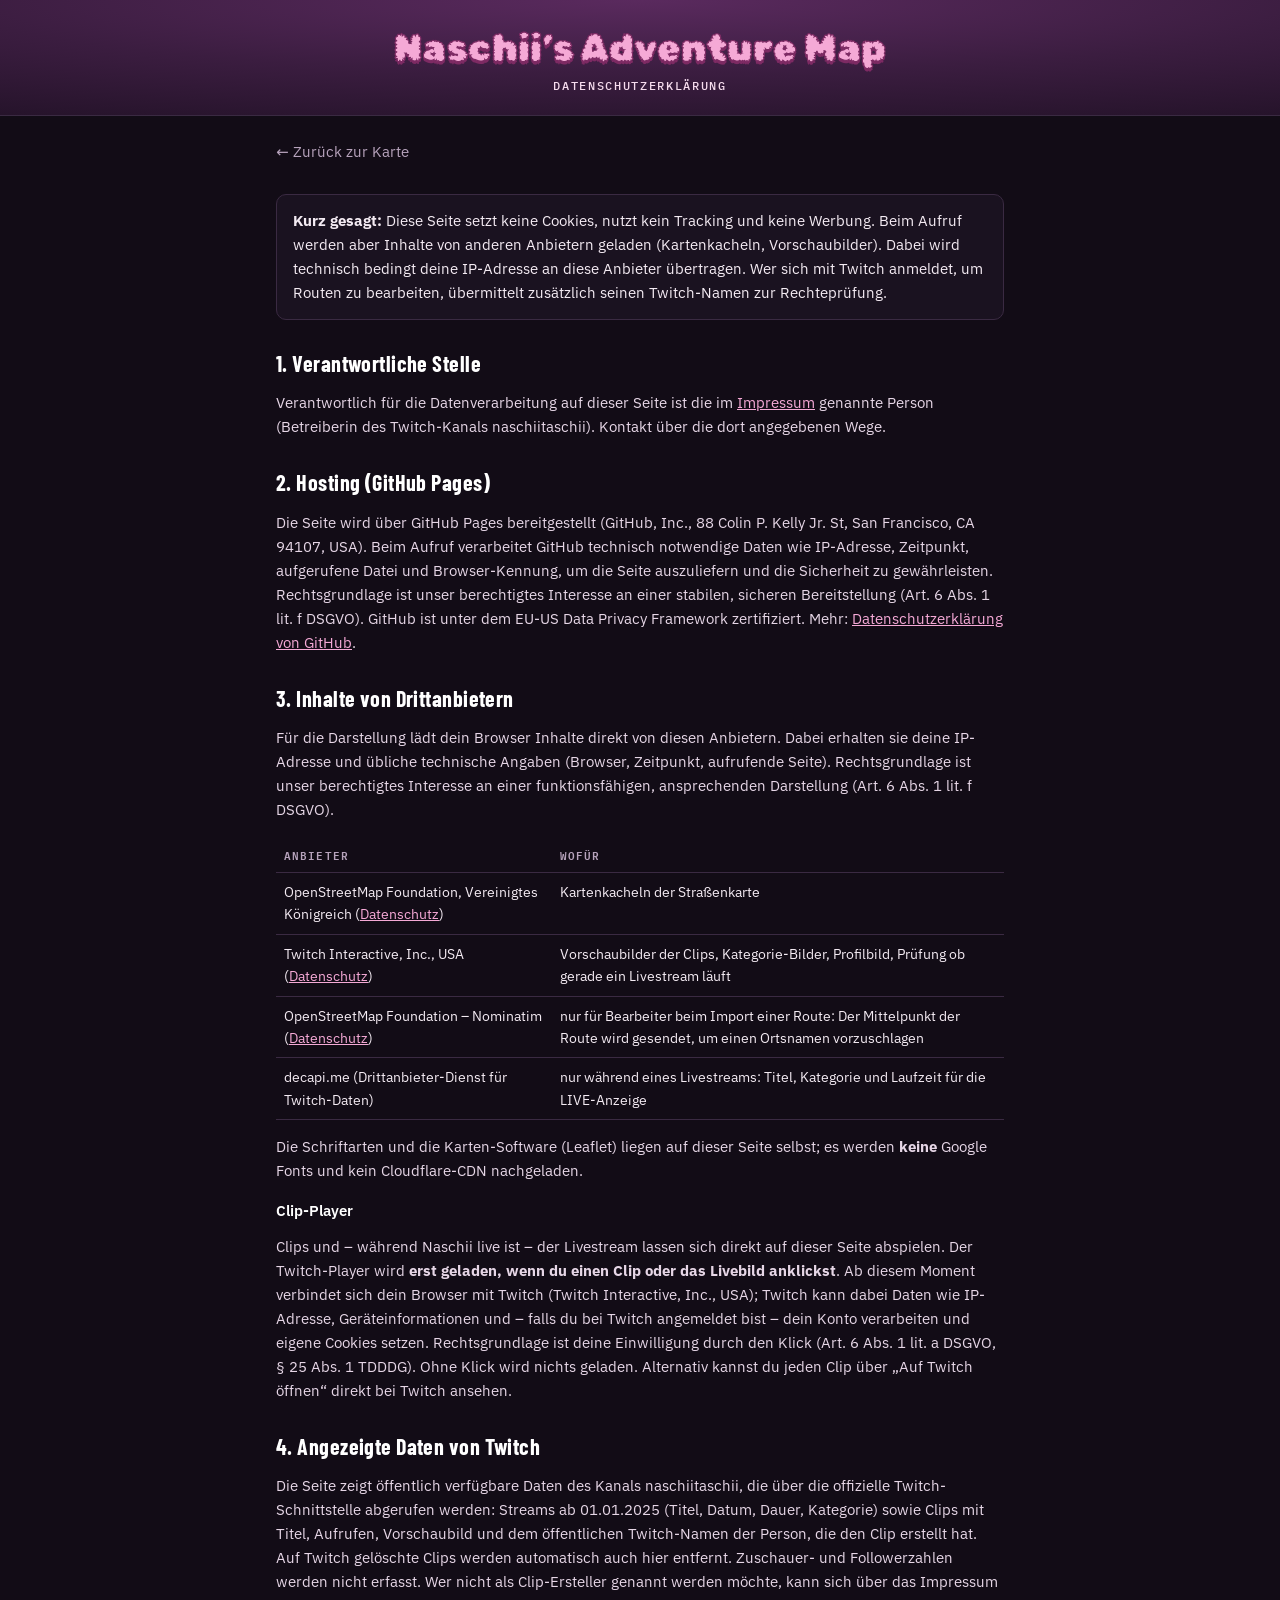
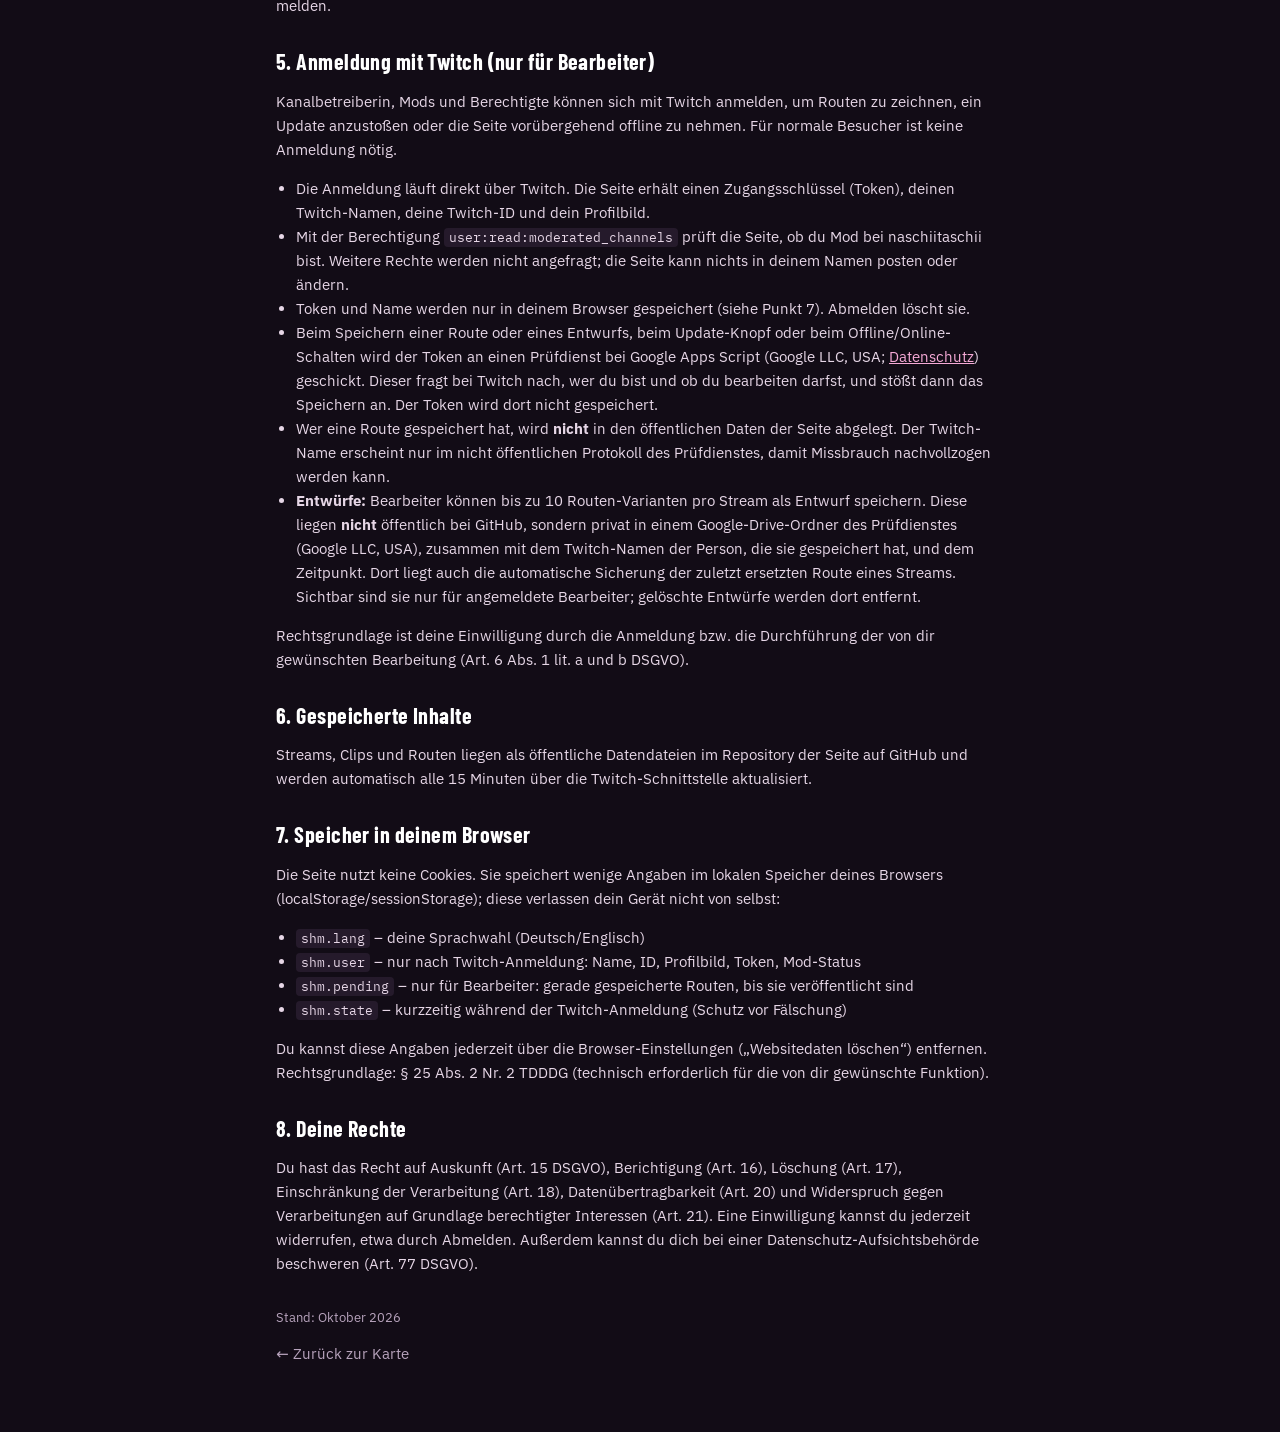
<file: datenschutz.html>
<!doctype html>
<html lang="de">
<head>
<meta charset="utf-8">
<meta name="viewport" content="width=device-width,initial-scale=1">
<link rel="icon" type="image/png" href="favicon.png">
<link rel="apple-touch-icon" href="apple-touch-icon.png">
<title>Datenschutz · Naschii’s Adventure Map</title>
<meta name="robots" content="noindex">
<link rel="stylesheet" href="fonts/fonts.css">
<style>
:root{--bg:#120c16;--panel:#1a1220;--line:#3a2a42;--fg:#f4ebf3;--muted:#b7a3bc;--accent:#f5a9d6}
*{box-sizing:border-box}
html,body{margin:0;background:var(--bg);color:var(--fg);font:15px/1.6 'IBM Plex Sans',system-ui,sans-serif}
a{color:var(--accent)}
header{background:radial-gradient(120% 140% at 50% 0%,#5a2a5e 0%,#3b1d40 45%,#1c0f21 100%);border-bottom:1px solid var(--line);padding:28px 16px 22px;text-align:center}
header h1{margin:0;font:400 clamp(26px,5vw,38px)/1.1 'Rubik Bubbles',sans-serif;color:var(--accent);-webkit-text-stroke:1.2px #7d2a63;text-shadow:0 3px 0 #7d2a63}
header p{margin:8px 0 0;font:500 12px 'IBM Plex Mono',monospace;letter-spacing:.14em;text-transform:uppercase;color:#f6dcee}
main{max-width:760px;margin:0 auto;padding:24px 16px 48px}
.back{display:inline-block;margin-bottom:18px;color:var(--muted);text-decoration:none}
.back:hover{color:var(--fg)}
h2{font:700 22px/1.2 'Barlow Condensed',sans-serif;letter-spacing:.02em;margin:30px 0 8px;color:#fff}
h3{font:600 15px 'IBM Plex Sans',sans-serif;margin:18px 0 4px;color:#fff}
p,li{color:#e6d6e6}
ul{padding-left:20px}
.box{background:var(--panel);border:1px solid var(--line);border-radius:10px;padding:14px 16px;margin:12px 0}
table{width:100%;border-collapse:collapse;font-size:14px}
th,td{text-align:left;padding:8px;border-bottom:1px solid var(--line);vertical-align:top}
th{font:600 11px 'IBM Plex Mono',monospace;letter-spacing:.1em;text-transform:uppercase;color:var(--muted)}
.small{font-size:13px;color:var(--muted)}
code{font-family:'IBM Plex Mono',monospace;font-size:13px;background:#251a2b;padding:1px 5px;border-radius:4px}
</style>
<script>
// Eingebettet in der Karte: eigenen Kopf ausblenden, Links an die Karte weitergeben
(function(){var emb=false;try{emb=window.parent!==window&&!!window.parent.closeDoc}catch(e){}
if(!emb)return;document.documentElement.classList.add('embed');document.documentElement.dataset.title='Datenschutzerklärung';
document.addEventListener('DOMContentLoaded',function(){
  var en=false;try{en=window.parent.LANG==='en'}catch(e){}
  var back='<a href="./" class="eb-back">← '+(en?'Back to map':'Zur Karte')+'</a><b class="eb-title">'+document.documentElement.dataset.title+'</b>';
  var toc=document.querySelector('nav.toc div');
  if(toc){toc.insertAdjacentHTML('afterbegin',back+'<span class="eb-sep"></span>')}
  else{document.body.insertAdjacentHTML('afterbegin','<nav class="ebar"><div>'+back+'</div></nav>')}
});
document.addEventListener('click',function(e){var a=e.target.closest&&e.target.closest('a[href]');if(!a||e.ctrlKey||e.metaKey||e.shiftKey)return;
var h=a.getAttribute('href');
if(h==='./'||h==='index.html'){e.preventDefault();window.parent.closeDoc()}
else if(h==='anleitung.html'||h==='datenschutz.html'){e.preventDefault();window.parent.openDoc(h.replace('.html',''))}});})();
</script>
<style>.embed body>header,.embed .back,.embed .foot a[href="./"]{display:none!important}.embed main{padding-top:16px}
.embed nav.toc div{max-width:none;align-items:center;padding:0 12px;height:52px}
.ebar{position:sticky;top:0;z-index:10;background:#120c16f0;border-bottom:1px solid #3a2a42}
.ebar div{display:flex;align-items:center;gap:6px;padding:0 12px;height:52px}
.eb-back{flex:none;padding:5px 12px!important;border:1px solid #3a2a42!important;border-radius:6px!important;background:#251a2b;color:#f4ebf3!important;text-decoration:none;font:500 13px 'IBM Plex Sans',sans-serif!important;white-space:nowrap}
.eb-back:hover{border-color:#f5a9d6!important}
.eb-title{flex:none;margin-left:4px;font:700 17px 'Barlow Condensed',sans-serif;letter-spacing:.02em;color:#fff;white-space:nowrap;margin-right:4px}
.eb-sep{flex:none;width:1px;height:22px;background:#3a2a42;margin:0 2px}
/* Gut greifbarer Schieberegler (Chrome, Edge, Safari) */
::-webkit-scrollbar{width:14px;height:12px}
::-webkit-scrollbar-track{background:transparent}
::-webkit-scrollbar-thumb{min-height:90px;border-radius:999px;background:#f5a9d688;border:3px solid transparent;background-clip:padding-box}
::-webkit-scrollbar-thumb:hover{background:#f5a9d6cc;background-clip:padding-box}
::-webkit-scrollbar-thumb:active{background:#f5a9d6;background-clip:padding-box}
::-webkit-scrollbar-corner{background:transparent}
@supports not selector(::-webkit-scrollbar){*{scrollbar-color:#f5a9d688 transparent}}
</style>
</head>
<body>
<header><h1>Naschii’s Adventure Map</h1><p>Datenschutzerklärung</p></header>
<main>
<a class="back" href="./">← Zurück zur Karte</a>

<div class="box"><b>Kurz gesagt:</b> Diese Seite setzt keine Cookies, nutzt kein Tracking und keine Werbung. Beim Aufruf werden aber Inhalte von anderen Anbietern geladen (Kartenkacheln, Vorschaubilder). Dabei wird technisch bedingt deine IP-Adresse an diese Anbieter übertragen. Wer sich mit Twitch anmeldet, um Routen zu bearbeiten, übermittelt zusätzlich seinen Twitch-Namen zur Rechteprüfung.</div>

<h2>1. Verantwortliche Stelle</h2>
<p>Verantwortlich für die Datenverarbeitung auf dieser Seite ist die im <a href="https://www.twitch.tv/naschiitaschii/about" target="_blank" rel="noopener noreferrer">Impressum</a> genannte Person (Betreiberin des Twitch-Kanals naschiitaschii). Kontakt über die dort angegebenen Wege.</p>

<h2>2. Hosting (GitHub Pages)</h2>
<p>Die Seite wird über GitHub Pages bereitgestellt (GitHub, Inc., 88 Colin P. Kelly Jr. St, San Francisco, CA 94107, USA). Beim Aufruf verarbeitet GitHub technisch notwendige Daten wie IP-Adresse, Zeitpunkt, aufgerufene Datei und Browser-Kennung, um die Seite auszuliefern und die Sicherheit zu gewährleisten. Rechtsgrundlage ist unser berechtigtes Interesse an einer stabilen, sicheren Bereitstellung (Art. 6 Abs. 1 lit. f DSGVO). GitHub ist unter dem EU-US Data Privacy Framework zertifiziert. Mehr: <a href="https://docs.github.com/de/site-policy/privacy-policies/github-general-privacy-statement" target="_blank" rel="noopener noreferrer">Datenschutzerklärung von GitHub</a>.</p>

<h2>3. Inhalte von Drittanbietern</h2>
<p>Für die Darstellung lädt dein Browser Inhalte direkt von diesen Anbietern. Dabei erhalten sie deine IP-Adresse und übliche technische Angaben (Browser, Zeitpunkt, aufrufende Seite). Rechtsgrundlage ist unser berechtigtes Interesse an einer funktionsfähigen, ansprechenden Darstellung (Art. 6 Abs. 1 lit. f DSGVO).</p>
<table>
<tr><th>Anbieter</th><th>Wofür</th></tr>
<tr><td>OpenStreetMap Foundation, Vereinigtes Königreich (<a href="https://osmfoundation.org/wiki/Privacy_Policy" target="_blank" rel="noopener noreferrer">Datenschutz</a>)</td><td>Kartenkacheln der Straßenkarte</td></tr>
<tr><td>Twitch Interactive, Inc., USA (<a href="https://www.twitch.tv/p/de-de/legal/privacy-notice/" target="_blank" rel="noopener noreferrer">Datenschutz</a>)</td><td>Vorschaubilder der Clips, Kategorie-Bilder, Profilbild, Prüfung ob gerade ein Livestream läuft</td></tr>
<tr><td>OpenStreetMap Foundation – Nominatim (<a href="https://osmfoundation.org/wiki/Privacy_Policy" target="_blank" rel="noopener noreferrer">Datenschutz</a>)</td><td>nur für Bearbeiter beim Import einer Route: Der Mittelpunkt der Route wird gesendet, um einen Ortsnamen vorzuschlagen</td></tr>
<tr><td>decapi.me (Drittanbieter-Dienst für Twitch-Daten)</td><td>nur während eines Livestreams: Titel, Kategorie und Laufzeit für die LIVE-Anzeige</td></tr>
</table>
<p>Die Schriftarten und die Karten-Software (Leaflet) liegen auf dieser Seite selbst; es werden <b>keine</b> Google Fonts und kein Cloudflare-CDN nachgeladen.</p>
<h3>Clip-Player</h3>
<p>Clips und – während Naschii live ist – der Livestream lassen sich direkt auf dieser Seite abspielen. Der Twitch-Player wird <b>erst geladen, wenn du einen Clip oder das Livebild anklickst</b>. Ab diesem Moment verbindet sich dein Browser mit Twitch (Twitch Interactive, Inc., USA); Twitch kann dabei Daten wie IP-Adresse, Geräteinformationen und – falls du bei Twitch angemeldet bist – dein Konto verarbeiten und eigene Cookies setzen. Rechtsgrundlage ist deine Einwilligung durch den Klick (Art. 6 Abs. 1 lit. a DSGVO, § 25 Abs. 1 TDDDG). Ohne Klick wird nichts geladen. Alternativ kannst du jeden Clip über „Auf Twitch öffnen“ direkt bei Twitch ansehen.</p>

<h2>4. Angezeigte Daten von Twitch</h2>
<p>Die Seite zeigt öffentlich verfügbare Daten des Kanals naschiitaschii, die über die offizielle Twitch-Schnittstelle abgerufen werden: Streams ab 01.01.2025 (Titel, Datum, Dauer, Kategorie) sowie Clips mit Titel, Aufrufen, Vorschaubild und dem öffentlichen Twitch-Namen der Person, die den Clip erstellt hat. Auf Twitch gelöschte Clips werden automatisch auch hier entfernt. Zuschauer- und Followerzahlen werden nicht erfasst. Wer nicht als Clip-Ersteller genannt werden möchte, kann sich über das Impressum melden.</p>

<h2>5. Anmeldung mit Twitch (nur für Bearbeiter)</h2>
<p>Kanalbetreiberin, Mods und Berechtigte können sich mit Twitch anmelden, um Routen zu zeichnen, ein Update anzustoßen oder die Seite vorübergehend offline zu nehmen. Für normale Besucher ist keine Anmeldung nötig.</p>
<ul>
<li>Die Anmeldung läuft direkt über Twitch. Die Seite erhält einen Zugangsschlüssel (Token), deinen Twitch-Namen, deine Twitch-ID und dein Profilbild.</li>
<li>Mit der Berechtigung <code>user:read:moderated_channels</code> prüft die Seite, ob du Mod bei naschiitaschii bist. Weitere Rechte werden nicht angefragt; die Seite kann nichts in deinem Namen posten oder ändern.</li>
<li>Token und Name werden nur in deinem Browser gespeichert (siehe Punkt 7). Abmelden löscht sie.</li>
<li>Beim Speichern einer Route oder eines Entwurfs, beim Update-Knopf oder beim Offline/Online-Schalten wird der Token an einen Prüfdienst bei Google Apps Script (Google LLC, USA; <a href="https://policies.google.com/privacy?hl=de" target="_blank" rel="noopener noreferrer">Datenschutz</a>) geschickt. Dieser fragt bei Twitch nach, wer du bist und ob du bearbeiten darfst, und stößt dann das Speichern an. Der Token wird dort nicht gespeichert.</li>
<li>Wer eine Route gespeichert hat, wird <b>nicht</b> in den öffentlichen Daten der Seite abgelegt. Der Twitch-Name erscheint nur im nicht öffentlichen Protokoll des Prüfdienstes, damit Missbrauch nachvollzogen werden kann.</li>
<li><b>Entwürfe:</b> Bearbeiter können bis zu 10 Routen-Varianten pro Stream als Entwurf speichern. Diese liegen <b>nicht</b> öffentlich bei GitHub, sondern privat in einem Google-Drive-Ordner des Prüfdienstes (Google LLC, USA), zusammen mit dem Twitch-Namen der Person, die sie gespeichert hat, und dem Zeitpunkt. Dort liegt auch die automatische Sicherung der zuletzt ersetzten Route eines Streams. Sichtbar sind sie nur für angemeldete Bearbeiter; gelöschte Entwürfe werden dort entfernt.</li>
</ul>
<p>Rechtsgrundlage ist deine Einwilligung durch die Anmeldung bzw. die Durchführung der von dir gewünschten Bearbeitung (Art. 6 Abs. 1 lit. a und b DSGVO).</p>

<h2>6. Gespeicherte Inhalte</h2>
<p>Streams, Clips und Routen liegen als öffentliche Datendateien im Repository der Seite auf GitHub und werden automatisch alle 15 Minuten über die Twitch-Schnittstelle aktualisiert.</p>

<h2>7. Speicher in deinem Browser</h2>
<p>Die Seite nutzt keine Cookies. Sie speichert wenige Angaben im lokalen Speicher deines Browsers (localStorage/sessionStorage); diese verlassen dein Gerät nicht von selbst:</p>
<ul>
<li><code>shm.lang</code> – deine Sprachwahl (Deutsch/Englisch)</li>
<li><code>shm.user</code> – nur nach Twitch-Anmeldung: Name, ID, Profilbild, Token, Mod-Status</li>
<li><code>shm.pending</code> – nur für Bearbeiter: gerade gespeicherte Routen, bis sie veröffentlicht sind</li>
<li><code>shm.state</code> – kurzzeitig während der Twitch-Anmeldung (Schutz vor Fälschung)</li>
</ul>
<p>Du kannst diese Angaben jederzeit über die Browser-Einstellungen („Websitedaten löschen“) entfernen. Rechtsgrundlage: § 25 Abs. 2 Nr. 2 TDDDG (technisch erforderlich für die von dir gewünschte Funktion).</p>

<h2>8. Deine Rechte</h2>
<p>Du hast das Recht auf Auskunft (Art. 15 DSGVO), Berichtigung (Art. 16), Löschung (Art. 17), Einschränkung der Verarbeitung (Art. 18), Datenübertragbarkeit (Art. 20) und Widerspruch gegen Verarbeitungen auf Grundlage berechtigter Interessen (Art. 21). Eine Einwilligung kannst du jederzeit widerrufen, etwa durch Abmelden. Außerdem kannst du dich bei einer Datenschutz-Aufsichtsbehörde beschweren (Art. 77 DSGVO).</p>

<p class="small" style="margin-top:32px">Stand: Oktober 2026</p>
<a class="back" href="./">← Zurück zur Karte</a>
</main>
</body>
</html>
</file>
<file: fonts/fonts.css>
/* Schriften lokal (statt Google Fonts) – Quelle: Fontsource, SIL Open Font License */
@font-face {
  font-family: 'Barlow Condensed';
  font-style: normal;
  font-display: swap;
  font-weight: 500;
  src: url(barlow-condensed-latin-ext-500-normal.woff2) format('woff2');
  unicode-range: U+0100-02BA,U+02BD-02C5,U+02C7-02CC,U+02CE-02D7,U+02DD-02FF,U+0304,U+0308,U+0329,U+1D00-1DBF,U+1E00-1E9F,U+1EF2-1EFF,U+2020,U+20A0-20AB,U+20AD-20C0,U+2113,U+2C60-2C7F,U+A720-A7FF;
}
@font-face {
  font-family: 'Barlow Condensed';
  font-style: normal;
  font-display: swap;
  font-weight: 500;
  src: url(barlow-condensed-latin-500-normal.woff2) format('woff2');
  unicode-range: U+0000-00FF,U+0131,U+0152-0153,U+02BB-02BC,U+02C6,U+02DA,U+02DC,U+0304,U+0308,U+0329,U+2000-206F,U+20AC,U+2122,U+2191,U+2193,U+2212,U+2215,U+FEFF,U+FFFD;
}
@font-face {
  font-family: 'Barlow Condensed';
  font-style: normal;
  font-display: swap;
  font-weight: 600;
  src: url(barlow-condensed-latin-ext-600-normal.woff2) format('woff2');
  unicode-range: U+0100-02BA,U+02BD-02C5,U+02C7-02CC,U+02CE-02D7,U+02DD-02FF,U+0304,U+0308,U+0329,U+1D00-1DBF,U+1E00-1E9F,U+1EF2-1EFF,U+2020,U+20A0-20AB,U+20AD-20C0,U+2113,U+2C60-2C7F,U+A720-A7FF;
}
@font-face {
  font-family: 'Barlow Condensed';
  font-style: normal;
  font-display: swap;
  font-weight: 600;
  src: url(barlow-condensed-latin-600-normal.woff2) format('woff2');
  unicode-range: U+0000-00FF,U+0131,U+0152-0153,U+02BB-02BC,U+02C6,U+02DA,U+02DC,U+0304,U+0308,U+0329,U+2000-206F,U+20AC,U+2122,U+2191,U+2193,U+2212,U+2215,U+FEFF,U+FFFD;
}
@font-face {
  font-family: 'Barlow Condensed';
  font-style: normal;
  font-display: swap;
  font-weight: 700;
  src: url(barlow-condensed-latin-ext-700-normal.woff2) format('woff2');
  unicode-range: U+0100-02BA,U+02BD-02C5,U+02C7-02CC,U+02CE-02D7,U+02DD-02FF,U+0304,U+0308,U+0329,U+1D00-1DBF,U+1E00-1E9F,U+1EF2-1EFF,U+2020,U+20A0-20AB,U+20AD-20C0,U+2113,U+2C60-2C7F,U+A720-A7FF;
}
@font-face {
  font-family: 'Barlow Condensed';
  font-style: normal;
  font-display: swap;
  font-weight: 700;
  src: url(barlow-condensed-latin-700-normal.woff2) format('woff2');
  unicode-range: U+0000-00FF,U+0131,U+0152-0153,U+02BB-02BC,U+02C6,U+02DA,U+02DC,U+0304,U+0308,U+0329,U+2000-206F,U+20AC,U+2122,U+2191,U+2193,U+2212,U+2215,U+FEFF,U+FFFD;
}
@font-face {
  font-family: 'Rubik Bubbles';
  font-style: normal;
  font-display: swap;
  font-weight: 400;
  src: url(rubik-bubbles-latin-ext-400-normal.woff2) format('woff2');
  unicode-range: U+0100-02BA,U+02BD-02C5,U+02C7-02CC,U+02CE-02D7,U+02DD-02FF,U+0304,U+0308,U+0329,U+1D00-1DBF,U+1E00-1E9F,U+1EF2-1EFF,U+2020,U+20A0-20AB,U+20AD-20C0,U+2113,U+2C60-2C7F,U+A720-A7FF;
}
@font-face {
  font-family: 'Rubik Bubbles';
  font-style: normal;
  font-display: swap;
  font-weight: 400;
  src: url(rubik-bubbles-latin-400-normal.woff2) format('woff2');
  unicode-range: U+0000-00FF,U+0131,U+0152-0153,U+02BB-02BC,U+02C6,U+02DA,U+02DC,U+0304,U+0308,U+0329,U+2000-206F,U+20AC,U+2122,U+2191,U+2193,U+2212,U+2215,U+FEFF,U+FFFD;
}
@font-face {
  font-family: 'IBM Plex Sans';
  font-style: normal;
  font-display: swap;
  font-weight: 400;
  src: url(ibm-plex-sans-latin-ext-400-normal.woff2) format('woff2');
  unicode-range: U+0100-02BA,U+02BD-02C5,U+02C7-02CC,U+02CE-02D7,U+02DD-02FF,U+0304,U+0308,U+0329,U+1D00-1DBF,U+1E00-1E9F,U+1EF2-1EFF,U+2020,U+20A0-20AB,U+20AD-20C0,U+2113,U+2C60-2C7F,U+A720-A7FF;
}
@font-face {
  font-family: 'IBM Plex Sans';
  font-style: normal;
  font-display: swap;
  font-weight: 400;
  src: url(ibm-plex-sans-latin-400-normal.woff2) format('woff2');
  unicode-range: U+0000-00FF,U+0131,U+0152-0153,U+02BB-02BC,U+02C6,U+02DA,U+02DC,U+0304,U+0308,U+0329,U+2000-206F,U+20AC,U+2122,U+2191,U+2193,U+2212,U+2215,U+FEFF,U+FFFD;
}
@font-face {
  font-family: 'IBM Plex Sans';
  font-style: normal;
  font-display: swap;
  font-weight: 500;
  src: url(ibm-plex-sans-latin-ext-500-normal.woff2) format('woff2');
  unicode-range: U+0100-02BA,U+02BD-02C5,U+02C7-02CC,U+02CE-02D7,U+02DD-02FF,U+0304,U+0308,U+0329,U+1D00-1DBF,U+1E00-1E9F,U+1EF2-1EFF,U+2020,U+20A0-20AB,U+20AD-20C0,U+2113,U+2C60-2C7F,U+A720-A7FF;
}
@font-face {
  font-family: 'IBM Plex Sans';
  font-style: normal;
  font-display: swap;
  font-weight: 500;
  src: url(ibm-plex-sans-latin-500-normal.woff2) format('woff2');
  unicode-range: U+0000-00FF,U+0131,U+0152-0153,U+02BB-02BC,U+02C6,U+02DA,U+02DC,U+0304,U+0308,U+0329,U+2000-206F,U+20AC,U+2122,U+2191,U+2193,U+2212,U+2215,U+FEFF,U+FFFD;
}
@font-face {
  font-family: 'IBM Plex Sans';
  font-style: normal;
  font-display: swap;
  font-weight: 600;
  src: url(ibm-plex-sans-latin-ext-600-normal.woff2) format('woff2');
  unicode-range: U+0100-02BA,U+02BD-02C5,U+02C7-02CC,U+02CE-02D7,U+02DD-02FF,U+0304,U+0308,U+0329,U+1D00-1DBF,U+1E00-1E9F,U+1EF2-1EFF,U+2020,U+20A0-20AB,U+20AD-20C0,U+2113,U+2C60-2C7F,U+A720-A7FF;
}
@font-face {
  font-family: 'IBM Plex Sans';
  font-style: normal;
  font-display: swap;
  font-weight: 600;
  src: url(ibm-plex-sans-latin-600-normal.woff2) format('woff2');
  unicode-range: U+0000-00FF,U+0131,U+0152-0153,U+02BB-02BC,U+02C6,U+02DA,U+02DC,U+0304,U+0308,U+0329,U+2000-206F,U+20AC,U+2122,U+2191,U+2193,U+2212,U+2215,U+FEFF,U+FFFD;
}
@font-face {
  font-family: 'IBM Plex Sans';
  font-style: normal;
  font-display: swap;
  font-weight: 700;
  src: url(ibm-plex-sans-latin-ext-700-normal.woff2) format('woff2');
  unicode-range: U+0100-02BA,U+02BD-02C5,U+02C7-02CC,U+02CE-02D7,U+02DD-02FF,U+0304,U+0308,U+0329,U+1D00-1DBF,U+1E00-1E9F,U+1EF2-1EFF,U+2020,U+20A0-20AB,U+20AD-20C0,U+2113,U+2C60-2C7F,U+A720-A7FF;
}
@font-face {
  font-family: 'IBM Plex Sans';
  font-style: normal;
  font-display: swap;
  font-weight: 700;
  src: url(ibm-plex-sans-latin-700-normal.woff2) format('woff2');
  unicode-range: U+0000-00FF,U+0131,U+0152-0153,U+02BB-02BC,U+02C6,U+02DA,U+02DC,U+0304,U+0308,U+0329,U+2000-206F,U+20AC,U+2122,U+2191,U+2193,U+2212,U+2215,U+FEFF,U+FFFD;
}
@font-face {
  font-family: 'IBM Plex Mono';
  font-style: normal;
  font-display: swap;
  font-weight: 400;
  src: url(ibm-plex-mono-latin-ext-400-normal.woff2) format('woff2');
  unicode-range: U+0100-02BA,U+02BD-02C5,U+02C7-02CC,U+02CE-02D7,U+02DD-02FF,U+0304,U+0308,U+0329,U+1D00-1DBF,U+1E00-1E9F,U+1EF2-1EFF,U+2020,U+20A0-20AB,U+20AD-20C0,U+2113,U+2C60-2C7F,U+A720-A7FF;
}
@font-face {
  font-family: 'IBM Plex Mono';
  font-style: normal;
  font-display: swap;
  font-weight: 400;
  src: url(ibm-plex-mono-latin-400-normal.woff2) format('woff2');
  unicode-range: U+0000-00FF,U+0131,U+0152-0153,U+02BB-02BC,U+02C6,U+02DA,U+02DC,U+0304,U+0308,U+0329,U+2000-206F,U+20AC,U+2122,U+2191,U+2193,U+2212,U+2215,U+FEFF,U+FFFD;
}
@font-face {
  font-family: 'IBM Plex Mono';
  font-style: normal;
  font-display: swap;
  font-weight: 500;
  src: url(ibm-plex-mono-latin-ext-500-normal.woff2) format('woff2');
  unicode-range: U+0100-02BA,U+02BD-02C5,U+02C7-02CC,U+02CE-02D7,U+02DD-02FF,U+0304,U+0308,U+0329,U+1D00-1DBF,U+1E00-1E9F,U+1EF2-1EFF,U+2020,U+20A0-20AB,U+20AD-20C0,U+2113,U+2C60-2C7F,U+A720-A7FF;
}
@font-face {
  font-family: 'IBM Plex Mono';
  font-style: normal;
  font-display: swap;
  font-weight: 500;
  src: url(ibm-plex-mono-latin-500-normal.woff2) format('woff2');
  unicode-range: U+0000-00FF,U+0131,U+0152-0153,U+02BB-02BC,U+02C6,U+02DA,U+02DC,U+0304,U+0308,U+0329,U+2000-206F,U+20AC,U+2122,U+2191,U+2193,U+2212,U+2215,U+FEFF,U+FFFD;
}
@font-face {
  font-family: 'IBM Plex Mono';
  font-style: normal;
  font-display: swap;
  font-weight: 600;
  src: url(ibm-plex-mono-latin-ext-600-normal.woff2) format('woff2');
  unicode-range: U+0100-02BA,U+02BD-02C5,U+02C7-02CC,U+02CE-02D7,U+02DD-02FF,U+0304,U+0308,U+0329,U+1D00-1DBF,U+1E00-1E9F,U+1EF2-1EFF,U+2020,U+20A0-20AB,U+20AD-20C0,U+2113,U+2C60-2C7F,U+A720-A7FF;
}
@font-face {
  font-family: 'IBM Plex Mono';
  font-style: normal;
  font-display: swap;
  font-weight: 600;
  src: url(ibm-plex-mono-latin-600-normal.woff2) format('woff2');
  unicode-range: U+0000-00FF,U+0131,U+0152-0153,U+02BB-02BC,U+02C6,U+02DA,U+02DC,U+0304,U+0308,U+0329,U+2000-206F,U+20AC,U+2122,U+2191,U+2193,U+2212,U+2215,U+FEFF,U+FFFD;
}
@font-face {
  font-family: 'IBM Plex Mono';
  font-style: normal;
  font-display: swap;
  font-weight: 700;
  src: url(ibm-plex-mono-latin-ext-700-normal.woff2) format('woff2');
  unicode-range: U+0100-02BA,U+02BD-02C5,U+02C7-02CC,U+02CE-02D7,U+02DD-02FF,U+0304,U+0308,U+0329,U+1D00-1DBF,U+1E00-1E9F,U+1EF2-1EFF,U+2020,U+20A0-20AB,U+20AD-20C0,U+2113,U+2C60-2C7F,U+A720-A7FF;
}
@font-face {
  font-family: 'IBM Plex Mono';
  font-style: normal;
  font-display: swap;
  font-weight: 700;
  src: url(ibm-plex-mono-latin-700-normal.woff2) format('woff2');
  unicode-range: U+0000-00FF,U+0131,U+0152-0153,U+02BB-02BC,U+02C6,U+02DA,U+02DC,U+0304,U+0308,U+0329,U+2000-206F,U+20AC,U+2122,U+2191,U+2193,U+2212,U+2215,U+FEFF,U+FFFD;
}
</file>
